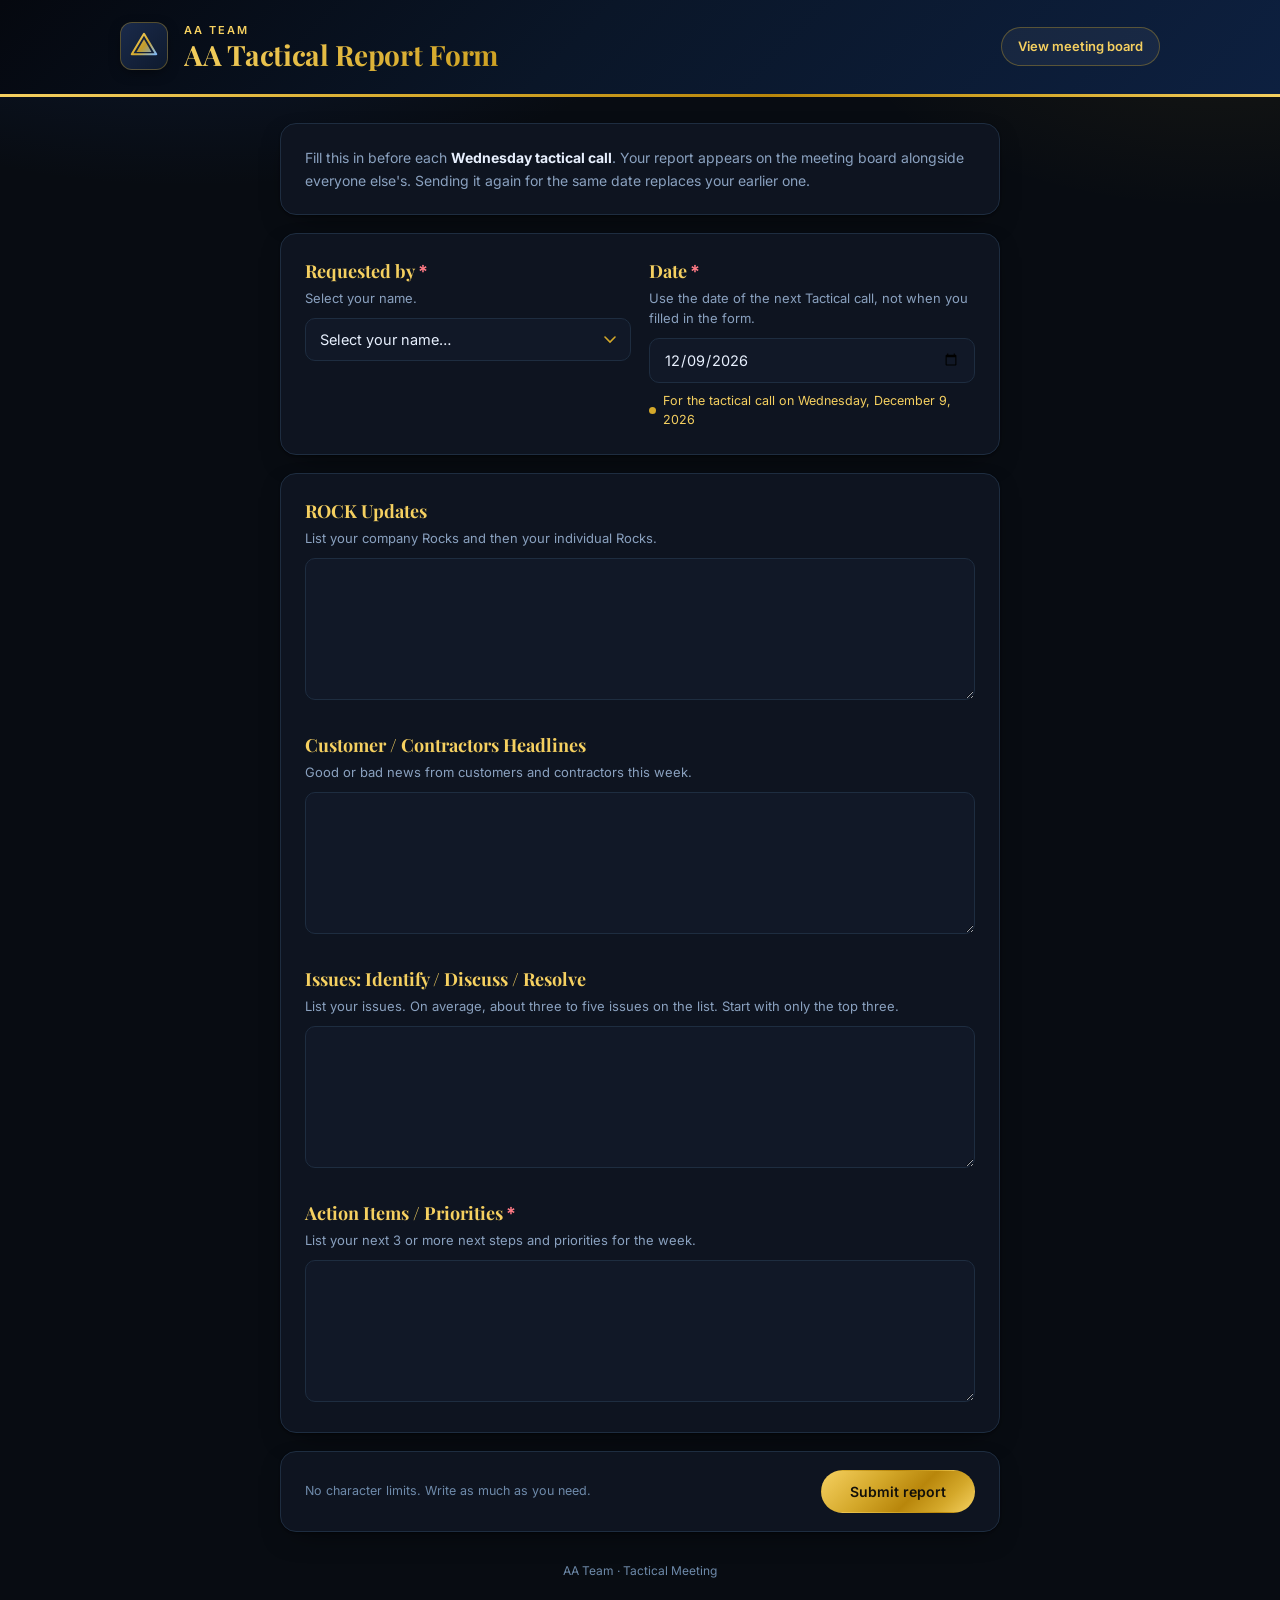
<file: tactical/index.html>
<!DOCTYPE html>
<html lang="en">
<head>
<meta charset="UTF-8">
<meta name="viewport" content="width=device-width,initial-scale=1">
<meta name="robots" content="noindex,nofollow">
<title>AA Tactical Report Form</title>
<link rel="icon" href="/og-image.png">
<link rel="preconnect" href="https://fonts.googleapis.com">
<link rel="preconnect" href="https://fonts.gstatic.com" crossorigin>
<link href="https://fonts.googleapis.com/css2?family=Inter:wght@400;500;600;700&family=Playfair+Display:wght@600;700&display=swap" rel="stylesheet">
<link rel="stylesheet" href="/tactical/aa.css">
<style>
  .intro{padding:22px 24px;margin-bottom:18px}
  .intro p{font-size:14px;color:var(--muted);line-height:1.65}
  .intro p b{color:var(--text)}

  .sec{padding:24px;margin-bottom:18px}
  .row{display:grid;grid-template-columns:1fr 1fr;gap:18px}
  @media(max-width:620px){.row{grid-template-columns:1fr}}

  .field{margin-bottom:26px}
  .field:last-child{margin-bottom:0}
  .lbl{display:block;font-family:var(--serif);font-size:18px;font-weight:700;color:var(--gold-light);margin-bottom:3px}
  .lbl .req{color:var(--rose);margin-left:3px;font-family:var(--sans)}
  .hint{font-size:13px;color:var(--muted);line-height:1.55;margin-bottom:10px}

  select,input[type=date],textarea{width:100%;padding:12px 14px;border-radius:var(--radius-sm);border:1px solid var(--line);
    background:var(--card2);font-size:14.5px;outline:none;transition:border-color .15s,box-shadow .15s}
  select:focus,input[type=date]:focus,textarea:focus{border-color:var(--gold);box-shadow:0 0 0 3px rgba(212,168,42,.18);background:var(--card)}
  textarea{line-height:1.6;resize:vertical;min-height:120px;overflow:hidden}
  select{appearance:none;cursor:pointer;padding-right:38px;
    background-image:url("data:image/svg+xml;utf8,<svg xmlns='http://www.w3.org/2000/svg' width='12' height='8'><path d='M1 1l5 5 5-5' stroke='%23d4a82a' stroke-width='1.6' fill='none' stroke-linecap='round'/></svg>");
    background-repeat:no-repeat;background-position:right 14px center}

  .weeknote{margin-top:9px;font-size:12.5px;color:var(--gold-light);display:flex;gap:7px;align-items:center}
  .weeknote::before{content:'';width:7px;height:7px;border-radius:50%;background:var(--gold);flex:none}

  #f-existing{margin-bottom:18px}
  #f-existing button{margin-left:6px;background:none;border:none;color:var(--gold-light);font-weight:600;text-decoration:underline;padding:0}

  .submit-bar{padding:18px 24px;display:flex;align-items:center;justify-content:space-between;gap:14px;flex-wrap:wrap}
  .submit-bar .meta{font-size:12.5px;color:var(--dim)}
  .submit-bar .btn{padding:12px 28px;font-size:14px}
  #f-status{margin-top:14px}

  .done{text-align:center;padding:48px 24px}
  .done-mark{width:62px;height:62px;border-radius:50%;background:var(--green-wash);color:var(--green);display:grid;place-items:center;
    margin:0 auto 18px;font-size:28px;border:1px solid rgba(38,166,154,.35)}
  .done h2{font-family:var(--serif);font-size:26px;color:var(--gold-light);margin-bottom:8px}
  .done p{color:var(--muted);font-size:14px;max-width:46ch;margin:0 auto 22px}
  .done .acts{display:flex;gap:10px;justify-content:center;flex-wrap:wrap}
</style>
</head>
<body>

<header class="mast">
  <div class="mast-in">
    <div class="logo" id="aa-logo"></div>
    <div class="mast-title">
      <div class="mast-kicker">AA Team</div>
      <h1>AA Tactical Report Form</h1>
    </div>
    <div class="mast-actions">
      <a class="btn btn-ghost" href="/tactical/board">View meeting board</a>
    </div>
  </div>
</header>

<main class="wrap narrow">

  <div id="view-form">
    <div class="card intro">
      <p>Fill this in before each <b>Wednesday tactical call</b>. Your report appears on the meeting board
         alongside everyone else's. Sending it again for the same date replaces your earlier one.</p>
    </div>

    <div class="card sec">
      <div class="row">
        <div class="field">
          <label class="lbl" for="f-person">Requested by<span class="req">*</span></label>
          <div class="hint">Select your name.</div>
          <select id="f-person"><option value="">Select your name&hellip;</option></select>
        </div>
        <div class="field">
          <label class="lbl" for="f-date">Date<span class="req">*</span></label>
          <div class="hint">Use the date of the next Tactical call, not when you filled in the form.</div>
          <input type="date" id="f-date">
          <div class="weeknote" id="f-weeknote"></div>
        </div>
      </div>
    </div>

    <div class="note info" id="f-existing"></div>

    <div class="card sec" id="f-sections"></div>

    <div class="card submit-bar">
      <span class="meta">No character limits. Write as much as you need.</span>
      <button class="btn btn-navy" id="f-submit" type="button">Submit report</button>
    </div>
    <div class="note" id="f-status"></div>
  </div>

  <div id="view-done" style="display:none">
    <div class="card done">
      <div class="done-mark">&#10003;</div>
      <h2>Report received</h2>
      <p id="done-msg"></p>
      <div class="acts">
        <a class="btn btn-navy" id="done-board" href="/tactical/board">See it on the board</a>
        <button class="btn btn-line" type="button" id="done-again">Submit another report</button>
      </div>
    </div>
  </div>

  <div class="foot">AA Team &middot; Tactical Meeting</div>
</main>

<script src="/qc-engine.js"></script>
<script src="/tactical/aa.js"></script>
<script>
var existingRec=null;

function weekOf(){return aaWeekOf(el('f-date').value);}

function sectionsEmpty(){
  return AA_SECTIONS.every(function(s){return !el('f-'+s.key).value.trim();});
}

function autosize(t){t.style.height='auto';t.style.height=Math.max(120,t.scrollHeight+2)+'px';}

function fill(rec){
  AA_SECTIONS.forEach(function(s){var t=el('f-'+s.key);t.value=(rec&&rec[s.key])||'';autosize(t);});
}

function status(msg,kind){
  var s=el('f-status');
  s.className='note'+(msg?' show '+(kind||'info'):'');
  s.textContent=msg||'';
}

function buildForm(){
  var sel=el('f-person');
  AA_PEOPLE.forEach(function(name){
    var o=document.createElement('option');o.value=name;o.textContent=name;sel.appendChild(o);
  });

  el('f-sections').innerHTML=AA_SECTIONS.map(function(s){
    return '<div class="field">'+
      '<label class="lbl" for="f-'+s.key+'">'+esc(s.label)+(s.required?'<span class="req">*</span>':'')+'</label>'+
      '<div class="hint">'+esc(s.hint)+'</div>'+
      '<textarea id="f-'+s.key+'" rows="5"></textarea>'+
    '</div>';
  }).join('');
  AA_SECTIONS.forEach(function(s){
    var t=el('f-'+s.key);
    t.addEventListener('input',function(){autosize(t);});
  });

  var q=new URLSearchParams(location.search);
  var person=q.get('person')||'';
  if(!person){ try{person=localStorage.getItem('aa-tactical-person')||'';}catch(e){} }
  if(AA_PEOPLE.indexOf(person)>=0) sel.value=person;
  el('f-date').value=aaWeekOf(q.get('week'))||aaNextCall();

  sel.addEventListener('change',checkExisting);
  el('f-date').addEventListener('change',function(){showWeek();checkExisting();});
  el('f-submit').addEventListener('click',submitForm);
  el('done-again').addEventListener('click',resetForm);
  showWeek();
  checkExisting();
}

function showWeek(){
  var w=weekOf(),n=el('f-weeknote');
  n.style.display=w?'flex':'none';
  if(!w) return;
  n.textContent=(w===el('f-date').value?'For the tactical call on ':'Counts toward the tactical call on ')+aaPrettyDate(w,true);
}

// If this person already filed for this Wednesday, say so, and load it when the boxes are empty.
async function checkExisting(){
  var box=el('f-existing'),person=el('f-person').value,w=weekOf();
  existingRec=null;
  box.className='note info';box.innerHTML='';
  if(!person||!w) return;
  var rec;
  try{rec=await aaFetchReport(person,w);}catch(e){return;}
  if(person!==el('f-person').value||w!==weekOf()) return;
  existingRec=rec;
  if(!rec) return;
  if(sectionsEmpty()){
    fill(rec);
    box.innerHTML='You\'re editing <b>'+esc(person)+'</b>\'s report for <b>'+esc(aaPrettyDate(w))+
      '</b>. Submitting saves your changes.';
  }else{
    box.innerHTML='<b>'+esc(person)+'</b> already has a report for <b>'+esc(aaPrettyDate(w))+
      '</b>. Submitting will replace it.<button type="button" id="f-load">Load the saved report</button>';
    el('f-load').addEventListener('click',function(){fill(existingRec);checkExisting();});
  }
  box.className='note info show';
}

async function submitForm(){
  var person=el('f-person').value,w=weekOf();
  if(!person){status('Select your name first.','err');el('f-person').focus();return;}
  if(!w){status('Pick the date of the tactical call.','err');el('f-date').focus();return;}

  var rec={person:person,week_of:w,row_date:el('f-date').value};
  for(var i=0;i<AA_SECTIONS.length;i++){
    var s=AA_SECTIONS[i],v=el('f-'+s.key).value.trim();
    if(s.required&&!v){status(s.label+' is required.','err');el('f-'+s.key).focus();return;}
    rec[s.key]=v;
  }

  el('f-submit').disabled=true;
  status('Sending…','info');
  try{
    var res=await aaSaveReport(rec);
    if(res.ok){
      try{localStorage.setItem('aa-tactical-person',person);}catch(e){}
      el('done-msg').textContent=person+', your report for the tactical call on '+aaPrettyDate(w,true)+' is on the board.';
      el('done-board').href=AA_BOARD_PATH+'?week='+w;
      el('view-form').style.display='none';
      el('view-done').style.display='block';
      status('');
      window.scrollTo(0,0);
    }else if(res.status===401||res.status===403||res.status===404){
      status('The form could not save. It may not be set up yet. Let leadership know.','err');
    }else{
      status('Submit failed ('+res.status+'). Try again in a moment.','err');
    }
  }catch(e){
    status('Could not reach the server. Check your connection and try again.','err');
  }
  el('f-submit').disabled=false;
}

function resetForm(){
  fill(null);
  el('f-person').value='';
  el('f-date').value=aaNextCall();
  history.replaceState(null,'',AA_FORM_PATH);
  showWeek();checkExisting();status('');
  el('view-done').style.display='none';
  el('view-form').style.display='block';
  window.scrollTo(0,0);
}

buildForm();
document.getElementById('aa-logo').innerHTML=AA_LOGO;
</script>
</body>
</html>
</file>
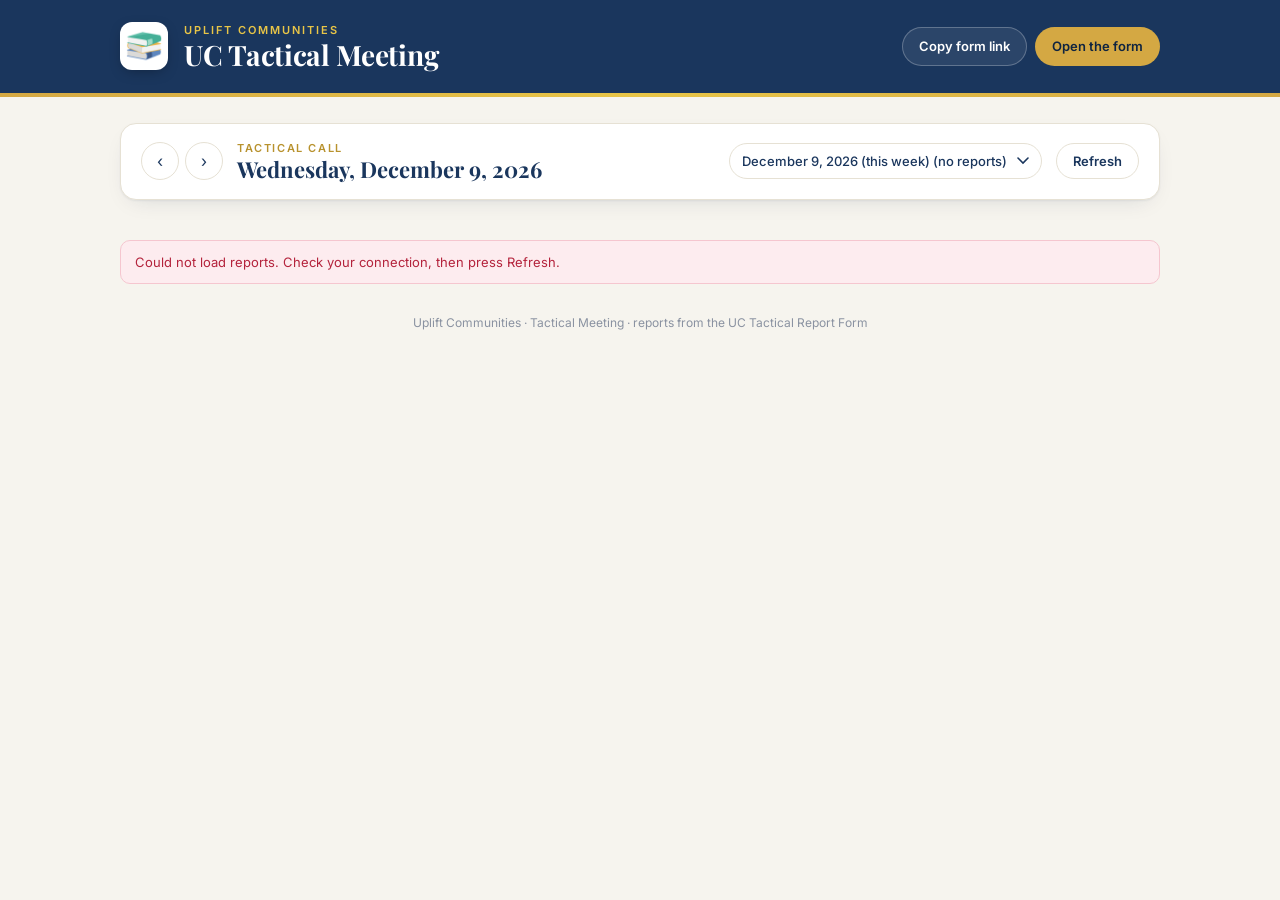
<file: uc-tactical/index.html>
<!DOCTYPE html>
<html lang="en">
<head>
<meta charset="UTF-8">
<meta name="viewport" content="width=device-width,initial-scale=1">
<meta name="robots" content="noindex,nofollow">
<title>UC Tactical Meeting</title>
<link rel="icon" href="/uc-tactical/uplift-logo.png">
<link rel="preconnect" href="https://fonts.googleapis.com">
<link rel="preconnect" href="https://fonts.gstatic.com" crossorigin>
<link href="https://fonts.googleapis.com/css2?family=Inter:wght@400;500;600;700&family=Playfair+Display:wght@600;700&display=swap" rel="stylesheet">
<link rel="stylesheet" href="/uc-tactical/uc.css">
<style>
  .weekbar{display:flex;align-items:center;gap:14px;flex-wrap:wrap;padding:16px 20px;margin-bottom:14px}
  .weeknav{display:flex;align-items:center;gap:6px}
  .icon-btn{width:38px;height:38px;border-radius:50%;border:1px solid var(--line);background:#fff;color:var(--navy);
    display:grid;place-items:center;font-size:16px}
  .icon-btn:hover{border-color:var(--navy)}
  .week-label{flex:1;min-width:200px}
  .week-label .k{font-size:11px;font-weight:600;letter-spacing:1.6px;text-transform:uppercase;color:var(--gold-dark)}
  .week-label .d{font-family:var(--serif);font-size:22px;font-weight:700;color:var(--navy);line-height:1.2}
  .weekbar select{padding:9px 34px 9px 12px;border-radius:999px;border:1px solid var(--line);background:#fff;
    font-size:13px;color:var(--navy);font-weight:500;appearance:none;cursor:pointer;
    background-image:url("data:image/svg+xml;utf8,<svg xmlns='http://www.w3.org/2000/svg' width='12' height='8'><path d='M1 1l5 5 5-5' stroke='%231a365d' stroke-width='1.6' fill='none' stroke-linecap='round'/></svg>");
    background-repeat:no-repeat;background-position:right 12px center}

  .roster{display:flex;gap:8px;flex-wrap:wrap;margin-bottom:26px;align-items:center}
  .roster .lead{font-size:13px;color:var(--muted);margin-right:4px}
  .chip{display:inline-flex;align-items:center;gap:7px;padding:5px 12px 5px 5px;border-radius:999px;font-size:13px;font-weight:500;
    background:#fff;border:1px solid var(--line)}
  .chip.in{border-color:#bfe6d4;background:var(--green-wash);color:var(--green)}
  .chip.out{color:var(--dim)}
  .chip .av{width:22px;height:22px;font-size:10.5px}

  .av{width:30px;height:30px;border-radius:50%;display:grid;place-items:center;color:#fff;font-weight:700;font-size:12.5px;flex:none}

  .section{margin-bottom:34px}
  .sec-head{display:flex;align-items:baseline;gap:12px;margin-bottom:14px;padding-bottom:10px;border-bottom:2px solid var(--line)}
  .sec-num{font-family:var(--serif);font-size:15px;font-weight:700;color:var(--navy-dark);background:var(--gold);
    width:30px;height:30px;border-radius:50%;display:grid;place-items:center;flex:none;transform:translateY(4px)}
  .sec-head h2{font-family:var(--serif);font-size:24px;font-weight:700;color:var(--navy);letter-spacing:-.2px}

  .grid{display:grid;grid-template-columns:repeat(auto-fill,minmax(300px,1fr));gap:14px}
  .entry{padding:16px 18px 18px;display:flex;flex-direction:column;border-top:3px solid var(--navy)}
  .entry-head{display:flex;align-items:center;gap:10px;margin-bottom:12px}
  .entry-name{font-weight:600;font-size:15px;flex:1}
  .entry-edit{font-size:12px;font-weight:600;color:var(--navy);text-decoration:none;border:1px solid var(--line);
    border-radius:999px;padding:4px 11px}
  .entry-edit:hover{border-color:var(--navy)}
  .entry-body{font-size:14px;line-height:1.65;white-space:pre-wrap;word-wrap:break-word;overflow-wrap:anywhere;color:var(--text)}
  .entry-body.empty{color:var(--dim);font-style:italic}
  .entry.missing{border-top-color:var(--line);background:#fbfaf6;box-shadow:none}
  .entry.missing .entry-name{color:var(--dim)}
  .entry-meta{margin-top:auto;padding-top:12px;font-size:11.5px;color:var(--dim)}

  .share{display:none;align-items:center;gap:10px;flex-wrap:wrap;padding:14px 18px;margin-bottom:14px;border-left:4px solid var(--gold)}
  .share.show{display:flex}
  .share .k{font-size:13px;font-weight:600;color:var(--navy)}
  .share input{flex:1;min-width:220px;padding:9px 12px;border-radius:var(--radius-sm);border:1px solid var(--line);
    background:#fdfcf9;font-size:13.5px;color:var(--text);outline:none}
  .share input:focus{border-color:var(--navy)}
  .share .msg{font-size:12.5px;color:var(--green);font-weight:600}
  .share .msg.warn{color:var(--muted);font-weight:500}


  .grid{align-items:start}
  .entry.can-open{cursor:zoom-in;transition:transform .12s,box-shadow .12s,border-color .12s}
  .entry.can-open:hover{transform:translateY(-2px);box-shadow:0 14px 34px -14px rgba(0,0,0,.45);border-color:var(--gold)}
  .entry.can-open:focus-visible{outline:3px solid var(--gold);outline-offset:3px}
  .entry-open{font-size:11.5px;color:var(--dim);margin-top:6px}

  /* ── Full-screen reading view for screen sharing ── */
  body.presenting{overflow:hidden}
  .present{position:fixed;inset:0;z-index:40;display:none;flex-direction:column;background:var(--bg)}
  .present.show{display:flex}
  .pr-top{display:flex;align-items:center;gap:14px;padding:14px 22px;background:var(--navy);color:#fff;flex-wrap:wrap;
    border-bottom:3px solid var(--gold)}
  .pr-sec{font-size:12px;font-weight:600;letter-spacing:1.8px;text-transform:uppercase;color:var(--gold-light)}
  .pr-who{display:flex;align-items:center;gap:12px;flex:1;min-width:220px}
  .pr-who .av{width:44px;height:44px;font-size:18px;box-shadow:0 0 0 2px rgba(255,255,255,.85)}
  .pr-name{font-family:var(--serif);font-size:30px;font-weight:700;line-height:1.1;color:#fff}
  .pr-count{font-size:13px;color:rgba(255,255,255,.75)}
  .pr-btns{display:flex;gap:8px;flex-wrap:wrap}
  .pr-btn{border-radius:999px;padding:9px 16px;font-size:13px;font-weight:600;border:1px solid rgba(255,255,255,.3);
    background:rgba(255,255,255,.08);color:#fff}
  .pr-btn:hover{background:rgba(255,255,255,.18)}
  .pr-btn:disabled{opacity:.35;cursor:default}
  .pr-body{flex:1;overflow:auto;padding:4vh 6vw 6vh}
  .pr-text{max-width:1100px;margin:0 auto;white-space:pre-wrap;overflow-wrap:anywhere;color:var(--text);
    font-size:clamp(20px,2.3vw,34px);line-height:1.6}
  .pr-foot{text-align:center;font-size:12px;color:var(--dim);padding:10px;border-top:1px solid var(--line)}
  @media(max-width:560px){.pr-name{font-size:23px}.pr-body{padding:24px 18px}}

  .state{padding:40px 24px;text-align:center;color:var(--muted);font-size:14px}
  #b-error{margin-bottom:16px}
</style>
</head>
<body>

<header class="mast">
  <div class="mast-in">
    <div class="logo"><img src="/uc-tactical/uplift-logo.png" alt="Uplift Communities"></div>
    <div class="mast-title">
      <div class="mast-kicker">Uplift Communities</div>
      <h1>UC Tactical Meeting</h1>
    </div>
    <div class="mast-actions">
      <button class="btn btn-ghost" type="button" id="b-copy">Copy form link</button>
      <a class="btn btn-gold" href="/uc-tactical/form" id="b-form">Open the form</a>
    </div>
  </div>
</header>

<main class="wrap">
  <div class="card share" id="b-share">
    <span class="k">UC Tactical Report Form link</span>
    <input type="text" id="b-share-link" readonly aria-label="Form link">
    <button class="btn btn-navy" type="button" id="b-share-copy">Copy</button>
    <span class="msg" id="b-share-msg"></span>
  </div>

  <div class="card weekbar">
    <div class="weeknav">
      <button class="icon-btn" type="button" id="b-prev" title="Previous Wednesday" aria-label="Previous Wednesday">&#8249;</button>
      <button class="icon-btn" type="button" id="b-next" title="Next Wednesday" aria-label="Next Wednesday">&#8250;</button>
    </div>
    <div class="week-label">
      <div class="k">Tactical call</div>
      <div class="d" id="b-date"></div>
    </div>
    <select id="b-weeks" aria-label="Jump to a meeting"></select>
    <button class="btn btn-line" type="button" id="b-refresh">Refresh</button>
  </div>

  <div class="roster" id="b-roster"></div>
  <div class="note err" id="b-error"></div>
  <div id="b-board"><div class="card state">Loading reports&hellip;</div></div>

  <div class="foot">Uplift Communities &middot; Tactical Meeting &middot; reports from the UC Tactical Report Form</div>
</main>

<div class="present" id="pr" role="dialog" aria-modal="true" aria-label="Report, full screen">
  <div class="pr-top">
    <div class="pr-who"><span id="pr-av"></span>
      <div><div class="pr-sec" id="pr-sec"></div><div class="pr-name" id="pr-name"></div></div>
    </div>
    <span class="pr-count" id="pr-count"></span>
    <div class="pr-btns">
      <button class="pr-btn" type="button" id="pr-prev">&#8592; Previous</button>
      <button class="pr-btn" type="button" id="pr-next">Next &#8594;</button>
      <button class="pr-btn" type="button" id="pr-full">Full screen</button>
      <button class="pr-btn" type="button" id="pr-close">Close &#10005;</button>
    </div>
  </div>
  <div class="pr-body" id="pr-body"><div class="pr-text" id="pr-text"></div></div>
  <div class="pr-foot">&#8592; &#8594; to move between reports &middot; F for full screen &middot; Esc to close</div>
</div>

<div class="toast" id="toast"></div>

<script src="/uc-tactical/uc.js"></script>
<script>
var AV_COLORS=['#1a365d','#b8922e','#2563eb','#0f7a55','#7a3e9d','#b4233c','#0e7490','#5b6474'];
var week=ucWednesdayOf(new URLSearchParams(location.search).get('week'))||ucWednesdayOf(todayISO());
var knownWeeks=[];

function avatar(name){
  var i=UC_PEOPLE.indexOf(name);
  if(i<0){i=0;for(var c=0;c<name.length;c++) i+=name.charCodeAt(c);}
  return '<span class="av" style="background:'+AV_COLORS[i%AV_COLORS.length]+'">'+esc(name.charAt(0).toUpperCase())+'</span>';
}

function toast(msg){
  var t=el('toast');t.textContent=msg;t.classList.add('show');
  clearTimeout(toast._t);toast._t=setTimeout(function(){t.classList.remove('show');},1800);
}

function formHref(person){
  return UC_FORM_PATH+'?person='+encodeURIComponent(person)+'&week='+week;
}

function stamp(rec){
  var d=new Date(rec.updated_at||rec.created_at);
  if(isNaN(d)) return '';
  var edited=rec.updated_at&&rec.created_at&&(new Date(rec.updated_at)-new Date(rec.created_at)>60000);
  return (edited?'Updated ':'Submitted ')+d.toLocaleDateString('en-US',{month:'short',day:'numeric'})+', '+
         d.toLocaleTimeString('en-US',{hour:'numeric',minute:'2-digit'});
}

function renderWeekPicker(){
  var weeks=knownWeeks.slice(),cur=ucWednesdayOf(todayISO());
  if(weeks.indexOf(cur)<0) weeks.push(cur);
  if(weeks.indexOf(week)<0) weeks.push(week);
  weeks.sort().reverse();
  el('b-weeks').innerHTML=weeks.map(function(w){
    var has=knownWeeks.indexOf(w)>=0;
    return '<option value="'+w+'"'+(w===week?' selected':'')+'>'+
      esc(ucPrettyDate(w))+(w===cur?' (this week)':'')+(has?'':' (no reports)')+'</option>';
  }).join('');
}

function render(rows){
  var byPerson={};
  rows.forEach(function(r){byPerson[r.person]=r;});
  // Everyone on the roster, plus anyone who filed but has since left the list.
  var people=UC_PEOPLE.slice();
  rows.forEach(function(r){ if(people.indexOf(r.person)<0) people.push(r.person); });

  var inCount=people.filter(function(p){return byPerson[p];}).length;
  el('b-roster').innerHTML='<span class="lead">'+inCount+' of '+people.length+' reports in</span>'+
    people.map(function(p){
      return '<span class="chip '+(byPerson[p]?'in':'out')+'">'+avatar(p)+esc(p)+(byPerson[p]?' &#10003;':'')+'</span>';
    }).join('');

  SLIDES=[];
  el('b-board').innerHTML=UC_SECTIONS.map(function(s,i){
    return '<section class="section">'+
      '<div class="sec-head"><span class="sec-num">'+(i+1)+'</span><h2>'+esc(s.short)+'</h2></div>'+
      '<div class="grid">'+people.map(function(p){
        var r=byPerson[p];
        if(!r){
          return '<div class="card entry missing"><div class="entry-head">'+avatar(p)+
            '<span class="entry-name">'+esc(p)+'</span>'+
            '<a class="entry-edit" href="'+formHref(p)+'">Add report</a></div>'+
            '<div class="entry-body empty">No report yet</div></div>';
        }
        var txt=(r[s.key]||'').trim();
        var open='';
        if(txt){
          SLIDES.push({section:s.short,secNum:i+1,person:p,text:txt});
          open=' can-open" tabindex="0" role="button" title="Open full screen" data-slide="'+(SLIDES.length-1);
        }
        return '<div class="card entry'+open+'"><div class="entry-head">'+avatar(p)+
          '<span class="entry-name">'+esc(p)+'</span>'+
          '<a class="entry-edit" href="'+formHref(p)+'">Edit</a></div>'+
          '<div class="entry-body'+(txt?'':' empty')+'">'+(txt?esc(txt):'Nothing added for this section')+'</div>'+
          '<div class="entry-meta">'+esc(stamp(r))+(txt?' &middot; click to read full screen':'')+'</div></div>';
      }).join('')+'</div></section>';
  }).join('');
}

async function load(){
  el('b-date').textContent=ucPrettyDate(week,true);
  el('b-form').href=UC_FORM_PATH+'?week='+week;
  history.replaceState(null,'',UC_BOARD_PATH+'?week='+week);
  renderWeekPicker();
  var err=el('b-error');err.className='note err';
  try{
    var results=await Promise.all([ucFetchWeek(week),ucFetchWeeks()]);
    knownWeeks=results[1];
    renderWeekPicker();
    render(results[0]);
  }catch(e){
    err.textContent='Could not load reports. Check your connection, then press Refresh.';
    err.className='note err show';
    el('b-board').innerHTML='';
  }
}

function go(w){week=w;load();}

el('b-prev').addEventListener('click',function(){go(ucAddDays(week,-7));});
el('b-next').addEventListener('click',function(){go(ucAddDays(week,7));});
el('b-weeks').addEventListener('change',function(){go(this.value);});
el('b-refresh').addEventListener('click',function(){load().then(function(){toast('Board refreshed');});});
// Some browsers refuse the clipboard API, and some in-app browsers silently
// swallow window.prompt. So: try the API, then the older selection copy, and
// always show the link on the page so it can be copied by hand.
function copyText(text,input){
  function legacy(){
    input.focus();input.select();input.setSelectionRange(0,text.length);
    var ok=false;
    try{ok=document.execCommand('copy');}catch(e){}
    return ok;
  }
  if(navigator.clipboard&&window.isSecureContext){
    return navigator.clipboard.writeText(text).then(function(){return true;},function(){return legacy();});
  }
  return Promise.resolve(legacy());
}

function shareLink(){
  var link=ucFormLink(),input=el('b-share-link'),msg=el('b-share-msg');
  input.value=link;
  el('b-share').classList.add('show');
  copyText(link,input).then(function(ok){
    input.select();
    msg.className='msg'+(ok?'':' warn');
    msg.textContent=ok?'Copied':'Press '+(/Mac|iPhone|iPad/.test(navigator.platform)?'⌘':'Ctrl')+'+C to copy';
    if(ok) toast('Form link copied');
  });
}

el('b-copy').addEventListener('click',shareLink);
el('b-share-copy').addEventListener('click',shareLink);
el('b-share-link').addEventListener('focus',function(){this.select();});
document.addEventListener('visibilitychange',function(){ if(!document.hidden&&slideAt<0) load(); });
// ── Full-screen reading view ──
// Every filled-in box, in meeting order: each section, then each person.
var SLIDES=[],slideAt=-1;

function openSlide(i){
  if(i<0||i>=SLIDES.length) return;
  slideAt=i;
  var s=SLIDES[i];
  el('pr-av').innerHTML=avatar(s.person);
  el('pr-sec').textContent=(s.secNum)+'. '+s.section;
  el('pr-name').textContent=s.person;
  el('pr-text').textContent=s.text;
  el('pr-count').textContent=(i+1)+' of '+SLIDES.length;
  el('pr-prev').disabled=i===0;
  el('pr-next').disabled=i===SLIDES.length-1;
  el('pr').classList.add('show');
  document.body.classList.add('presenting');
  el('pr-body').scrollTop=0;
}

function closeSlide(){
  slideAt=-1;
  el('pr').classList.remove('show');
  document.body.classList.remove('presenting');
  if(document.fullscreenElement&&document.exitFullscreen) document.exitFullscreen().catch(function(){});
}

function toggleFull(){
  if(document.fullscreenElement){ document.exitFullscreen().catch(function(){}); return; }
  var r=document.documentElement;
  if(r.requestFullscreen) r.requestFullscreen().catch(function(){ toast('Full screen is blocked here. Use your browser’s full-screen instead.'); });
}

el('b-board').addEventListener('click',function(e){
  if(e.target.closest('a')) return;
  var card=e.target.closest('[data-slide]');
  if(card) openSlide(+card.getAttribute('data-slide'));
});
el('b-board').addEventListener('keydown',function(e){
  var card=e.target.closest('[data-slide]');
  if(card&&(e.key==='Enter'||e.key===' ')){ e.preventDefault(); openSlide(+card.getAttribute('data-slide')); }
});
el('pr-prev').addEventListener('click',function(){openSlide(slideAt-1);});
el('pr-next').addEventListener('click',function(){openSlide(slideAt+1);});
el('pr-close').addEventListener('click',closeSlide);
el('pr-full').addEventListener('click',toggleFull);
document.addEventListener('fullscreenchange',function(){
  el('pr-full').textContent=document.fullscreenElement?'Exit full screen':'Full screen';
});
document.addEventListener('keydown',function(e){
  if(slideAt<0) return;
  if(e.key==='Escape'&&!document.fullscreenElement) closeSlide();
  else if(e.key==='ArrowRight'||e.key==='PageDown'){ e.preventDefault(); openSlide(slideAt+1); }
  else if(e.key==='ArrowLeft'||e.key==='PageUp'){ e.preventDefault(); openSlide(slideAt-1); }
  else if(e.key==='f'||e.key==='F') toggleFull();
});


load();
</script>
</body>
</html>
</file>
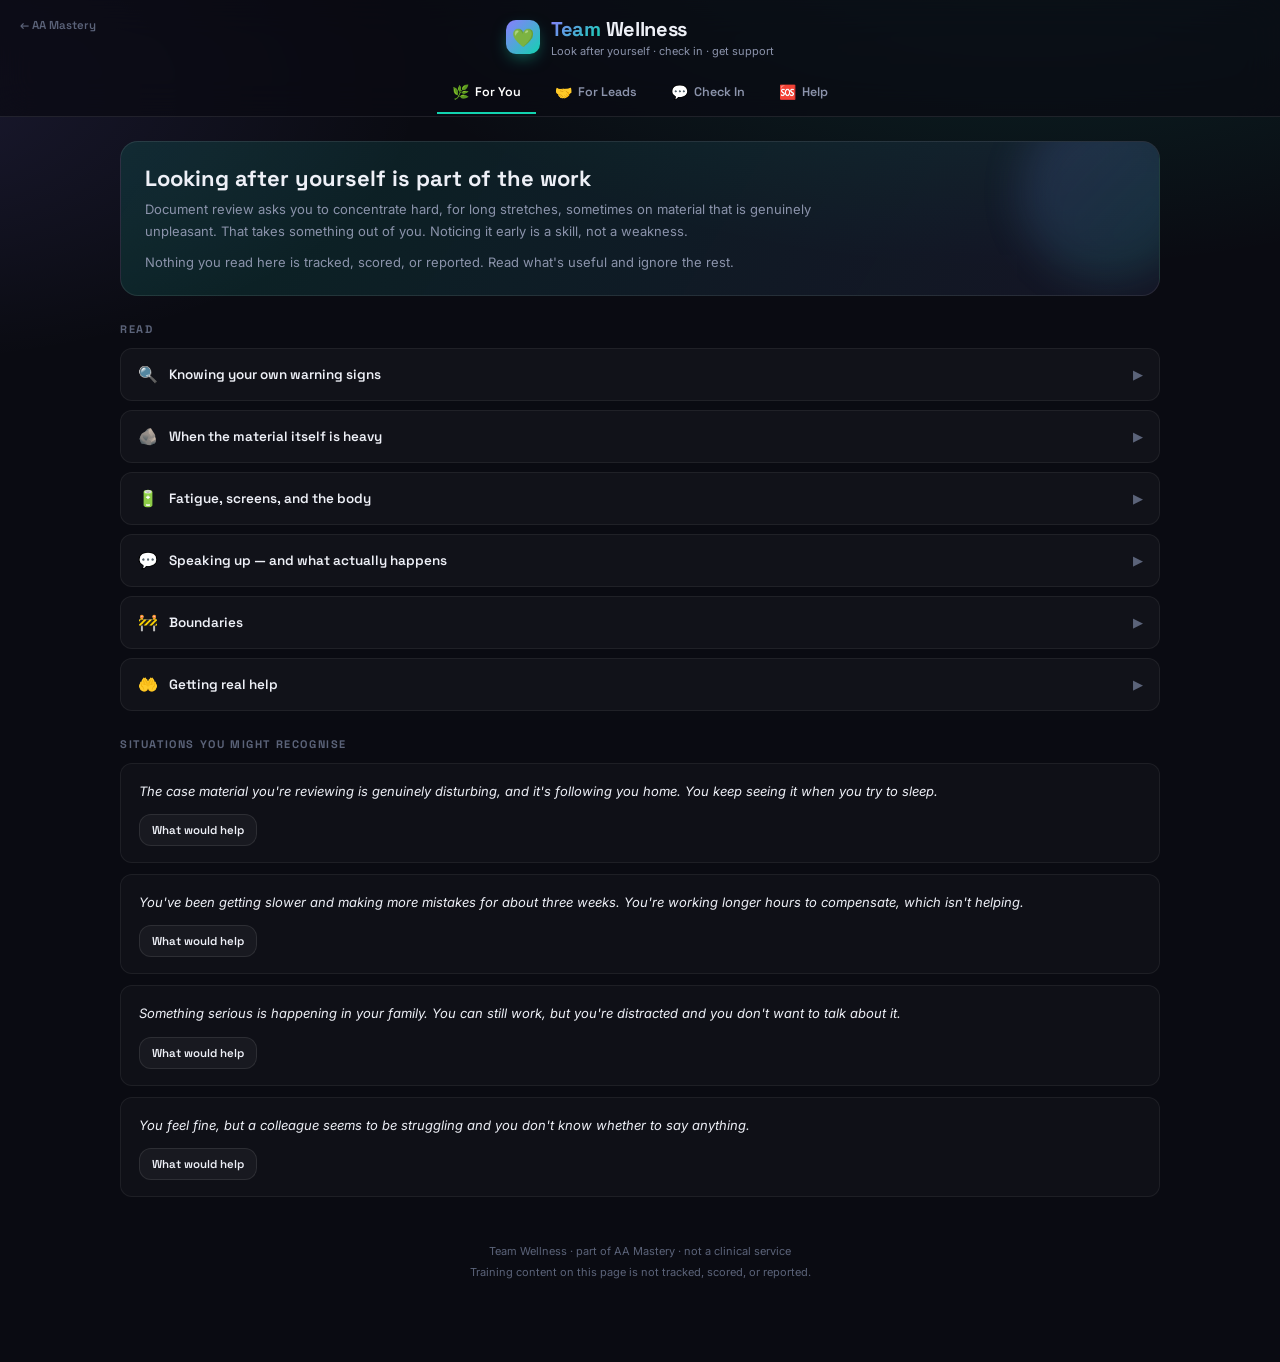
<file: wellness/index.html>
<!DOCTYPE html>
<html lang="en">
<head>
<meta charset="UTF-8">
<meta name="viewport" content="width=device-width, initial-scale=1.0">
<title>Team Wellness</title>
<meta name="description" content="Look after yourself · check in · get support — AA Team wellness and mental health resources.">

<!-- Link previews (Slack, WhatsApp, LinkedIn, iMessage, Teams).
     og-image.png is generated from og-source.html in this folder — open it at
     1200x630 and screenshot to regenerate. Absolute URLs are required: link
     unfurlers do not resolve relative paths. -->
<meta property="og:type" content="website">
<meta property="og:url" content="https://aa-mastery.vercel.app/wellness/">
<meta property="og:site_name" content="AA Team Mastery">
<meta property="og:title" content="Team Wellness">
<meta property="og:description" content="Spotting burnout early, supporting each other well, and a quiet way to say you're not at 100% today.">
<meta property="og:image" content="https://aa-mastery.vercel.app/wellness/og-image.png">
<meta property="og:image:secure_url" content="https://aa-mastery.vercel.app/wellness/og-image.png">
<meta property="og:image:type" content="image/png">
<meta property="og:image:width" content="1200">
<meta property="og:image:height" content="630">
<meta property="og:image:alt" content="Team Wellness — look after yourself, check in, get support">
<meta name="twitter:card" content="summary_large_image">
<meta name="twitter:url" content="https://aa-mastery.vercel.app/wellness/">
<meta name="twitter:title" content="Team Wellness">
<meta name="twitter:description" content="Spotting burnout early, supporting each other well, and a quiet way to say you're not at 100% today.">
<meta name="twitter:image" content="https://aa-mastery.vercel.app/wellness/og-image.png">
<meta name="twitter:image:alt" content="Team Wellness — look after yourself, check in, get support">
<meta name="theme-color" content="#0a0b12">

<link rel="preconnect" href="https://fonts.googleapis.com">
<link rel="preconnect" href="https://fonts.gstatic.com" crossorigin>
<link href="https://fonts.googleapis.com/css2?family=Inter:wght@400;500;600;700;800&family=Space+Grotesk:wght@500;600;700&display=swap" rel="stylesheet">
<style>
  :root{
    --bg:#0a0b12; --bg2:#0f1120; --panel:#12142440; --panel2:#171a2e;
    --line:rgba(255,255,255,0.09); --line2:rgba(255,255,255,0.06);
    --text:#eef0f7; --muted:#8b93ab; --dim:#5b6379;
    --violet:#8b7cff; --violet2:#6d5bf0; --teal:#12d3b0; --cyan:#33c9ff; --amber:#f6b23a; --rose:#f2506e; --green:#37d99a;
    --grad:linear-gradient(135deg,#8b7cff,#12d3b0);
    --grad2:linear-gradient(135deg,#6d5bf0 0%,#33c9ff 100%);
    --radius:18px; --radius-sm:12px;
    --shadow:0 10px 40px -12px rgba(0,0,0,0.6);
  }
  *{box-sizing:border-box;margin:0;padding:0}
  html{scroll-behavior:smooth}
  body{font-family:'Inter',system-ui,sans-serif;background:var(--bg);color:var(--text);min-height:100vh;overflow-x:hidden;
    background-image:radial-gradient(1200px 600px at 80% -10%,rgba(18,211,176,0.15),transparent 60%),radial-gradient(1000px 500px at -10% 10%,rgba(139,124,255,0.13),transparent 55%);background-attachment:fixed}
  button{font-family:inherit;cursor:pointer;color:inherit}
  a{color:var(--cyan);text-decoration:none}
  a:hover{text-decoration:underline}
  ::-webkit-scrollbar{height:9px;width:9px}::-webkit-scrollbar-thumb{background:rgba(255,255,255,0.13);border-radius:9px}::-webkit-scrollbar-track{background:transparent}

  /* Header + nav */
  .topbar{position:sticky;top:0;z-index:60;backdrop-filter:blur(18px);background:rgba(10,11,18,0.72);border-bottom:1px solid var(--line)}
  .topbar-inner{max-width:1080px;margin:0 auto;padding:16px 20px 0;display:flex;flex-direction:column;align-items:center}
  .brand{display:flex;align-items:center;gap:11px}
  .brand-logo{width:34px;height:34px;border-radius:10px;background:var(--grad);display:flex;align-items:center;justify-content:center;font-size:18px;box-shadow:0 6px 18px -6px rgba(18,211,176,0.7)}
  .brand-name{font-family:'Space Grotesk',sans-serif;font-size:20px;font-weight:700;letter-spacing:-0.3px}
  .brand-name .g{background:var(--grad);-webkit-background-clip:text;background-clip:text;-webkit-text-fill-color:transparent}
  .brand-sub{font-size:11px;color:var(--muted);margin-top:2px;text-align:center}
  .nav{display:flex;gap:4px;margin-top:14px;overflow-x:auto;max-width:100%;padding-bottom:2px}
  .nav-btn{border:none;background:none;padding:11px 15px;font-family:'Space Grotesk',sans-serif;font-size:12.5px;font-weight:600;color:var(--muted);border-bottom:2px solid transparent;transition:color .18s,border-color .18s;white-space:nowrap;display:flex;align-items:center;gap:6px}
  .nav-btn:hover{color:var(--text)}
  .nav-btn.active{color:#fff;border-bottom-color:var(--teal)}
  .nav-btn .em{font-size:14px}
  .back-link{position:absolute;left:20px;top:18px;font-size:11.5px;color:var(--dim);font-family:'Space Grotesk',sans-serif;font-weight:600}
  .back-link:hover{color:var(--text);text-decoration:none}

  .wrap{max-width:1080px;margin:0 auto;padding:24px 20px 80px}
  .hidden{display:none!important}

  .hero{border-radius:var(--radius);padding:22px 24px;margin-bottom:22px;position:relative;overflow:hidden;border:1px solid var(--line);
    background:linear-gradient(120deg,rgba(18,211,176,0.13),rgba(139,124,255,0.08))}
  .hero::after{content:'';position:absolute;right:-40px;top:-40px;width:180px;height:180px;border-radius:50%;background:var(--grad);opacity:.15;filter:blur(20px)}
  .hero h1{font-family:'Space Grotesk',sans-serif;font-size:22px;font-weight:700;margin-bottom:6px;position:relative}
  .hero p{font-size:13px;color:var(--muted);line-height:1.7;max-width:680px;position:relative}
  .hero p + p{margin-top:9px}

  .card{background:rgba(255,255,255,0.035);border:1px solid var(--line2);border-radius:var(--radius);backdrop-filter:blur(6px);box-shadow:var(--shadow)}
  .card-pad{padding:20px}
  .card-title{font-family:'Space Grotesk',sans-serif;font-size:14px;font-weight:700;margin-bottom:5px}
  .card-hint{font-size:12.5px;color:var(--muted);line-height:1.6;margin-bottom:16px}
  .mb{margin-bottom:16px}
  .row{display:flex;gap:10px;flex-wrap:wrap;align-items:center}
  .divider{height:1px;background:var(--line2);margin:16px 0}
  .field-label{font-size:10px;font-family:'Space Grotesk',sans-serif;font-weight:700;letter-spacing:1.6px;text-transform:uppercase;color:var(--dim);margin-bottom:10px}
  .section-head{font-family:'Space Grotesk',sans-serif;font-size:11px;font-weight:700;letter-spacing:1.6px;text-transform:uppercase;color:var(--dim);margin:26px 0 12px}

  input[type=text],input[type=email],input[type=password],input[type=number],textarea,select{width:100%;padding:12px 14px;border-radius:var(--radius-sm);border:1px solid var(--line);background:rgba(255,255,255,0.04);color:var(--text);font-size:13.5px;outline:none;transition:border-color .2s,box-shadow .2s;font-family:inherit}
  textarea{resize:vertical;min-height:90px;line-height:1.6}
  input:focus,textarea:focus,select:focus{border-color:var(--teal);box-shadow:0 0 0 3px rgba(18,211,176,0.15)}
  .btn{border:1px solid var(--line);background:rgba(255,255,255,0.04);color:var(--text);border-radius:var(--radius-sm);padding:11px 17px;font-family:'Space Grotesk',sans-serif;font-size:12.5px;font-weight:600;transition:all .18s;white-space:nowrap}
  .btn:hover{border-color:var(--teal);transform:translateY(-1px)}
  .btn.primary{background:linear-gradient(135deg,#0c9d7f,#12d3b0);border:none;color:#042;box-shadow:0 8px 20px -8px rgba(18,211,176,0.8)}
  .btn.violet{background:var(--grad2);border:none;color:#fff;box-shadow:0 8px 20px -8px rgba(109,91,240,0.8)}
  .btn.ghost{background:none}
  .btn.sm{padding:8px 12px;font-size:11.5px}
  .btn:disabled{opacity:.4;cursor:not-allowed;transform:none}
  .empty{text-align:center;padding:34px 20px;color:var(--muted);font-size:13px;line-height:1.7;border:1px dashed var(--line);border-radius:var(--radius)}

  .banner{border-radius:var(--radius-sm);padding:13px 16px;font-size:12.5px;line-height:1.65;margin-bottom:16px;display:flex;gap:10px;align-items:flex-start;background:rgba(246,178,58,0.08);border:1px solid rgba(246,178,58,0.25)}
  .banner b{color:var(--amber)}
  .banner.good{background:rgba(55,217,154,0.08);border-color:rgba(55,217,154,0.28)}.banner.good b{color:var(--green)}
  .banner.bad{background:rgba(242,80,110,0.08);border-color:rgba(242,80,110,0.28)}.banner.bad b{color:var(--rose)}

  /* Accordion */
  .acc{border:1px solid var(--line2);border-radius:var(--radius-sm);margin-bottom:9px;background:rgba(255,255,255,0.03);overflow:hidden}
  .acc-head{width:100%;text-align:left;padding:15px 17px;display:flex;align-items:center;gap:11px;background:none;border:none;font-size:13.5px;font-weight:600;font-family:'Space Grotesk',sans-serif;transition:background .15s}
  .acc-head:hover{background:rgba(255,255,255,0.03)}
  .acc-head .ico{font-size:16px;flex-shrink:0}
  .acc-head .caret{margin-left:auto;color:var(--dim);font-size:12px;transition:transform .2s;flex-shrink:0}
  .acc.open .acc-head .caret{transform:rotate(90deg)}
  .acc-body{display:none;padding:2px 18px 18px;font-size:13px;line-height:1.75;color:var(--muted)}
  .acc.open .acc-body{display:block}
  .acc-body p{margin-bottom:11px}
  .acc-body strong{color:var(--text);font-weight:600}
  .acc-body ul{margin:0 0 12px 18px}
  .acc-body li{margin-bottom:7px}
  .acc-body .callout{border-left:3px solid var(--teal);background:rgba(18,211,176,0.06);padding:11px 14px;border-radius:0 8px 8px 0;margin:12px 0;color:var(--text);font-size:12.5px}
  .acc-body .callout.warn{border-left-color:var(--amber);background:rgba(246,178,58,0.07)}
  .say{border:1px solid var(--line2);border-radius:10px;padding:11px 14px;margin:8px 0;font-size:12.5px;line-height:1.65}
  .say.do{background:rgba(55,217,154,0.06);border-color:rgba(55,217,154,0.22)}
  .say.dont{background:rgba(242,80,110,0.06);border-color:rgba(242,80,110,0.22)}
  .say .tag{display:block;font-family:'Space Grotesk',sans-serif;font-size:9.5px;font-weight:700;letter-spacing:1.2px;text-transform:uppercase;margin-bottom:5px}
  .say.do .tag{color:var(--green)} .say.dont .tag{color:var(--rose)}

  /* Scenarios */
  .scen{border:1px solid var(--line2);border-radius:var(--radius-sm);padding:16px 18px;margin-bottom:11px;background:rgba(255,255,255,0.025)}
  .scen-q{font-size:13px;line-height:1.7;font-style:italic;color:var(--text);margin-bottom:12px}
  .scen-a{display:none;font-size:12.5px;line-height:1.75;color:var(--muted);border-top:1px solid var(--line2);padding-top:12px}
  .scen.open .scen-a{display:block}
  .scen-a strong{color:var(--text)}

  /* Check-in form */
  .opt-grid{display:grid;grid-template-columns:repeat(auto-fit,minmax(160px,1fr));gap:9px;margin-bottom:6px}
  .opt{border:1px solid var(--line);background:rgba(255,255,255,0.03);border-radius:var(--radius-sm);padding:13px 15px;text-align:left;transition:all .16s}
  .opt:hover{border-color:rgba(18,211,176,0.5)}
  .opt.active{border-color:var(--teal);background:rgba(18,211,176,0.1)}
  .opt b{display:block;font-family:'Space Grotesk',sans-serif;font-size:12.5px;font-weight:700;margin-bottom:3px}
  .opt span{font-size:11px;color:var(--muted);line-height:1.5;display:block}
  .optional-tag{font-size:10px;font-weight:600;color:var(--dim);letter-spacing:.4px;text-transform:uppercase;margin-left:6px}
  .char-count{font-size:11px;color:var(--dim);text-align:right;margin-top:5px}

  /* Flags inbox */
  .flag{border:1px solid var(--line2);border-radius:var(--radius-sm);padding:15px 17px;margin-bottom:10px;background:rgba(255,255,255,0.03)}
  .flag.unack{border-left:3px solid var(--amber)}
  .flag-top{display:flex;align-items:center;gap:9px;flex-wrap:wrap;margin-bottom:8px}
  .flag-who{font-family:'Space Grotesk',sans-serif;font-size:13.5px;font-weight:700}
  .flag-when{font-size:11px;color:var(--dim);margin-left:auto}
  .tagpill{font-size:10px;font-weight:700;font-family:'Space Grotesk',sans-serif;letter-spacing:.5px;text-transform:uppercase;padding:3px 9px;border-radius:20px}
  .t-unwell{background:rgba(51,201,255,0.15);color:var(--cyan)}
  .t-low{background:rgba(139,124,255,0.16);color:var(--violet)}
  .t-personal{background:rgba(246,178,58,0.15);color:var(--amber)}
  .t-other{background:rgba(255,255,255,0.08);color:var(--muted)}
  .c-full{background:rgba(55,217,154,0.14);color:var(--green)}
  .c-reduced{background:rgba(246,178,58,0.15);color:var(--amber)}
  .c-none{background:rgba(242,80,110,0.15);color:var(--rose)}
  .flag-note{font-size:12.5px;line-height:1.7;color:var(--muted);background:rgba(0,0,0,0.22);border-radius:9px;padding:11px 13px;margin:9px 0;white-space:pre-wrap;word-break:break-word}
  .flag-meta{font-size:11.5px;color:var(--dim);margin-top:7px}
  .flag-acked{font-size:11.5px;color:var(--green);margin-top:8px}

  /* Help */
  .res{border:1px solid var(--line2);border-radius:var(--radius-sm);padding:16px 18px;margin-bottom:11px;background:rgba(255,255,255,0.03)}
  .res.primary{border-color:rgba(18,211,176,0.4);background:rgba(18,211,176,0.06)}
  .res-name{font-family:'Space Grotesk',sans-serif;font-size:14px;font-weight:700;margin-bottom:4px}
  .res-num{font-family:'Space Grotesk',sans-serif;font-size:26px;font-weight:700;background:var(--grad);-webkit-background-clip:text;background-clip:text;-webkit-text-fill-color:transparent;line-height:1.15;margin:6px 0}
  .res-desc{font-size:12.5px;color:var(--muted);line-height:1.7}
  .res-desc strong{color:var(--text)}

  .footer{margin-top:44px;text-align:center;font-size:11px;color:var(--dim);line-height:1.9}

  @media(max-width:560px){
    .hero h1{font-size:19px}
    .topbar-inner{padding:14px 14px 0}
    .back-link{position:static;align-self:flex-start;margin-bottom:8px}
    .wrap{padding:20px 14px 70px}
    .opt-grid{grid-template-columns:1fr}
  }
</style>
</head>
<body>

<header class="topbar">
  <div class="topbar-inner">
    <a class="back-link" href="/">← AA Mastery</a>
    <div class="brand">
      <div class="brand-logo">💚</div>
      <div><div class="brand-name"><span class="g">Team</span> Wellness</div>
      <div class="brand-sub">Look after yourself · check in · get support</div></div>
    </div>
    <nav class="nav" id="nav">
      <button class="nav-btn active" data-tab="you" onclick="switchTab('you')"><span class="em">🌿</span>For You</button>
      <button class="nav-btn" data-tab="leads" onclick="switchTab('leads')"><span class="em">🤝</span>For Leads</button>
      <button class="nav-btn" data-tab="checkin" onclick="switchTab('checkin')"><span class="em">💬</span>Check In</button>
      <button class="nav-btn" data-tab="help" onclick="switchTab('help')"><span class="em">🆘</span>Help</button>
      <button class="nav-btn hidden" id="nav-flags" data-tab="flags" onclick="switchTab('flags')"><span class="em">📥</span>Flags<span id="flag-count"></span></button>
    </nav>
  </div>
</header>

<div class="wrap">

  <!-- ══════════ FOR YOU ══════════ -->
  <section id="tab-you">
    <div class="hero">
      <h1>Looking after yourself is part of the work</h1>
      <p>Document review asks you to concentrate hard, for long stretches, sometimes on material that is genuinely unpleasant. That takes something out of you. Noticing it early is a skill, not a weakness.</p>
      <p>Nothing you read here is tracked, scored, or reported. Read what's useful and ignore the rest.</p>
    </div>
    <div class="section-head">Read</div>
    <div id="acc-you"></div>
    <div class="section-head">Situations you might recognise</div>
    <div id="scen-you"></div>
  </section>

  <!-- ══════════ FOR LEADS ══════════ -->
  <section id="tab-leads" class="hidden">
    <div class="hero">
      <h1>Responding well when someone isn't okay</h1>
      <p>You don't need to be a counsellor. Most of what helps is ordinary: noticing, asking plainly, listening without rushing to fix, and adjusting what you can actually control — the work.</p>
      <p>This track covers what to look for, what to say, what not to say, and where your role stops.</p>
    </div>
    <div class="section-head">Read</div>
    <div id="acc-leads"></div>
    <div class="section-head">Situations you'll face</div>
    <div id="scen-leads"></div>
  </section>

  <!-- ══════════ CHECK IN ══════════ -->
  <section id="tab-checkin" class="hidden">
    <div class="hero">
      <h1>Not at 100% today?</h1>
      <p>Tell your leads once, here, instead of explaining yourself to several people. They'll see what you're able to take on today so the work can be adjusted around it.</p>
      <p>This is not a leave request and not a disciplinary record.</p>
    </div>

    <div class="card card-pad mb">
      <div class="card-title">Before you fill this in</div>
      <div class="card-hint" style="margin-bottom:0">
        <strong style="color:var(--text)">Who sees it:</strong> your supervisors only — not the whole team.<br>
        <strong style="color:var(--text)">How long it's kept:</strong> anything you write in the note box is erased after <strong style="color:var(--text)">30 days</strong>. The rest (category, capacity, date) is erased after <strong style="color:var(--text)">90 days</strong>. Nothing is kept beyond that.<br>
        <strong style="color:var(--text)">Patterns:</strong> within that window your supervisors can also see <em>how often</em> you've checked in — so they can tell a hard week apart from something ongoing that needs a real fix. Repeat check-ins prompt a conversation, not a mark against you.<br>
        <strong style="color:var(--text)">What's required:</strong> only the first two questions. The note and the duration are optional — leave them blank if you'd rather not say.
      </div>
    </div>

    <div id="ci-auth" class="card card-pad mb hidden">
      <div class="card-title">Sign in to check in</div>
      <div class="card-hint">Your leads need to know who the message is from, so this part needs a sign-in. The rest of this site doesn't.</div>
      <div class="mb"><div class="field-label">Email</div><input type="email" id="ci-email" autocomplete="email" placeholder="you@example.com"></div>
      <div class="mb"><div class="field-label">Password</div><input type="password" id="ci-pass" autocomplete="current-password" placeholder="••••••••"></div>
      <div id="ci-auth-msg"></div>
      <button class="btn primary" id="ci-signin" onclick="signIn()">Sign in</button>
    </div>

    <div id="ci-form" class="hidden">
      <div class="card card-pad mb">
        <div class="row" style="margin-bottom:14px">
          <div style="font-size:12.5px;color:var(--muted)">Signed in as <strong id="ci-whoami" style="color:var(--text)"></strong></div>
          <button class="btn ghost sm" style="margin-left:auto" onclick="signOut()">Sign out</button>
        </div>

        <div class="field-label">1 · What's going on? <span style="color:var(--rose)">*</span></div>
        <div class="opt-grid" id="opt-category">
          <button class="opt" data-v="unwell"><b>Unwell</b><span>Physically sick or in pain</span></button>
          <button class="opt" data-v="low"><b>Low</b><span>Mood, stress, or feeling burnt out</span></button>
          <button class="opt" data-v="personal"><b>Personal matter</b><span>Something outside work</span></button>
          <button class="opt" data-v="other"><b>Other</b><span>Something else</span></button>
        </div>

        <div class="divider"></div>

        <div class="field-label">2 · What can you take on today? <span style="color:var(--rose)">*</span></div>
        <div class="opt-grid" id="opt-capacity">
          <button class="opt" data-v="full"><b>Full load</b><span>Managing — just letting you know</span></button>
          <button class="opt" data-v="reduced"><b>Reduced</b><span>Lighter batches or fewer hours</span></button>
          <button class="opt" data-v="none"><b>Need the day</b><span>Not able to work today</span></button>
        </div>

        <div class="divider"></div>

        <div class="field-label">3 · Anything you want to add?<span class="optional-tag">Optional</span></div>
        <textarea id="ci-note" maxlength="600" placeholder="Only if you want to. Erased after 30 days." oninput="noteCount()"></textarea>
        <div class="char-count"><span id="ci-count">0</span> / 600</div>

        <div class="divider"></div>

        <div class="field-label">4 · Roughly how long?<span class="optional-tag">Optional</span></div>
        <input type="number" id="ci-days" min="1" max="90" placeholder="Number of days — leave blank if you don't know">

        <div id="ci-msg" style="margin-top:16px"></div>
        <button class="btn primary" id="ci-submit" style="margin-top:16px" onclick="submitFlag()">Send to my leads</button>
      </div>
    </div>

    <div id="ci-done" class="hidden">
      <div class="banner good"><span>✅</span><div><b>Sent.</b> Your leads can see it now. Take the time you need — and if things get worse, the <a href="#" onclick="switchTab('help');return false">Help tab</a> has people who can actually help.</div></div>
      <button class="btn" onclick="resetForm()">Send another update</button>
    </div>
  </section>

  <!-- ══════════ HELP ══════════ -->
  <section id="tab-help" class="hidden">
    <div class="hero">
      <h1>If you need real help</h1>
      <p>This site is a training resource. It is not a counselling service and it cannot help in an emergency. The people below can.</p>
    </div>

    <div class="banner bad"><span>🚨</span><div><b>If someone's life is in danger right now</b> — go to the nearest hospital emergency department, or get someone to take you. In Tanzania, ambulance response can be slow or unavailable outside the major cities, so travelling directly to a hospital is usually faster than waiting.</div></div>

    <div class="section-head">Start here — talk to someone at work</div>

    <!-- Direct line. Deliberately NOT hardcoded here — this file is served
         publicly and lives in a public git repo, so a number written into it
         would be permanent and indexed. It is fetched from Supabase, which is
         readable without a login so nobody hits a sign-in wall in a bad moment,
         but stays editable and removable without a trace. -->
    <div class="res primary hidden" id="res-direct">
      <div class="res-name" id="res-direct-name"></div>
      <div class="res-num"><a id="res-direct-tel" href="#"></a></div>
      <div class="res-desc" id="res-direct-note"></div>
    </div>

    <!-- Fallback, shown only if the contact can't be loaded (offline, or the
         table isn't set up yet). Not a sign-in gate — the number is public. -->
    <div class="res" id="res-direct-locked">
      <div class="res-name">Your supervisor's direct line</div>
      <div class="res-desc">Couldn't load it just now — check your connection and refresh. If you need someone urgently and can't reach your supervisor, call <strong>199</strong>: free, 24 hours, no account needed.</div>
    </div>

    <div class="res">
      <div class="res-name">Changing the work itself</div>
      <div class="res-desc">If the pressure is coming from volume, deadlines, or the material you're reviewing, that's something your leads can actually change. The <a href="#" onclick="switchTab('checkin');return false">Check In tab</a> is the quiet way to start that conversation.</div>
    </div>

    <div class="section-head">If you'd rather not talk to someone at work</div>
    <p style="font-size:12.5px;color:var(--muted);line-height:1.7;margin:-4px 0 14px">Sometimes you don't want your workplace involved, or you need someone trained rather than a supervisor. These are free, confidential, and nothing to do with AA Team.</p>

    <div class="res primary">
      <div class="res-name">Afya Call Center</div>
      <div class="res-num">199</div>
      <div class="res-desc">Tanzania's Ministry of Health national health line. <strong>Free, 24 hours, confidential.</strong> Works from any phone, including a basic feature phone, by call or SMS. Mental health is one of the areas they advise on, alongside general health. This is the best call if you're not sure where to start.</div>
    </div>

    <div class="res">
      <div class="res-name">Mirembe National Mental Health Hospital — Dodoma</div>
      <div class="res-desc">Tanzania's national referral hospital for mental health, and the country's only specialist mental health hospital. Provides general adult psychiatry, substance use services, and neuropsychiatric care. Appropriate for ongoing treatment or a referral, rather than an immediate crisis.</div>
    </div>

    <div class="res">
      <div class="res-name">Emergency numbers</div>
      <div class="res-desc"><strong>112</strong> — police and general emergencies. <strong>114</strong> — ambulance.<br>
      Be aware that coverage is patchy outside Dar es Salaam and response times can be slow. Getting yourself to a hospital directly is often the faster route.</div>
    </div>

    <div class="res">
      <div class="res-name">116 — National Child Helpline</div>
      <div class="res-desc">Free and 24 hours, but aimed at children and young people. Listed here in case it's useful for someone in your family rather than for you.</div>
    </div>

    <div class="banner"><span>ℹ️</span><div>Details were last verified <b>27 July 2026</b>. Numbers do change — if you find one of these is out of date, please tell your supervisor so this page can be fixed.</div></div>
  </section>

  <!-- ══════════ FLAGS (leadership) ══════════ -->
  <section id="tab-flags" class="hidden">
    <div class="hero">
      <h1>Check-ins from the team</h1>
      <p>Newest first. Acknowledging tells the record that someone has seen it — it doesn't notify the person, so follow up with them directly too.</p>
      <p>Notes are erased 30 days after they're written, and entries disappear entirely after 90 days.</p>
    </div>
    <div id="flags-status"></div>
    <div id="flags-list"></div>
  </section>

  <div class="footer">
    Team Wellness · part of AA Mastery · not a clinical service<br>
    Training content on this page is not tracked, scored, or reported.
  </div>
</div>

<script>
// ══════════════════════════════════════════════════════════════════
// CONFIG
// ══════════════════════════════════════════════════════════════════
var SUPABASE_URL='https://mrxhydaoxlxuampmgaoi.supabase.co';
var SUPABASE_ANON_KEY='eyJhbGciOiJIUzI1NiIsInR5cCI6IkpXVCJ9.eyJpc3MiOiJzdXBhYmFzZSIsInJlZiI6Im1yeGh5ZGFveGx4dWFtcG1nYW9pIiwicm9sZSI6ImFub24iLCJpYXQiOjE3NzM3NTg2NDgsImV4cCI6MjA4OTMzNDY0OH0.STQzp2Berri61IHeoDFHnDUkg_9eSV-giVCrUhHHk64';
// Mirrors LEADERSHIP_EMAILS in the main app. Used only to decide whether to SHOW
// the Flags tab — actual access is enforced by row level security in Postgres,
// which keys on the JWT email and cannot be bypassed from the browser.
var LEADERSHIP_EMAILS=['jeff@ataandeadvisors.com'];
var SESSION_KEY='aa_wellness_session';

// ══════════════════════════════════════════════════════════════════
// UTIL
// ══════════════════════════════════════════════════════════════════
function esc(v){
  return String(v==null?'':v).replace(/&/g,'&amp;').replace(/</g,'&lt;')
    .replace(/>/g,'&gt;').replace(/"/g,'&quot;').replace(/'/g,'&#39;');
}
function el(id){return document.getElementById(id);}
function msg(target,text,kind){
  var cls=kind==='ok'?'banner good':(kind==='err'?'banner bad':'banner');
  var icon=kind==='ok'?'✅':(kind==='err'?'⚠️':'ℹ️');
  el(target).innerHTML='<div class="'+cls+'"><span>'+icon+'</span><div>'+esc(text)+'</div></div>';
}
function clearMsg(target){el(target).innerHTML='';}

// ══════════════════════════════════════════════════════════════════
// SESSION
// ══════════════════════════════════════════════════════════════════
var SESSION=null;
function loadSession(){
  try{
    var raw=localStorage.getItem(SESSION_KEY);
    if(!raw)return null;
    var s=JSON.parse(raw);
    if(!s||!s.token||!s.expires_at)return null;
    if(Date.now()>=s.expires_at){localStorage.removeItem(SESSION_KEY);return null;}
    return s;
  }catch(e){return null;}
}
function saveSession(s){try{localStorage.setItem(SESSION_KEY,JSON.stringify(s));}catch(e){}}
function isLead(){
  return !!SESSION && LEADERSHIP_EMAILS.indexOf((SESSION.email||'').toLowerCase())!==-1;
}

async function signIn(){
  var email=el('ci-email').value.trim(), pass=el('ci-pass').value;
  clearMsg('ci-auth-msg');
  if(!email||!pass){msg('ci-auth-msg','Enter your email and password.','err');return;}
  var btn=el('ci-signin');btn.disabled=true;btn.textContent='Signing in…';
  try{
    var r=await fetch(SUPABASE_URL+'/auth/v1/token?grant_type=password',{
      method:'POST',
      headers:{'apikey':SUPABASE_ANON_KEY,'Content-Type':'application/json'},
      body:JSON.stringify({email:email,password:pass})
    });
    var d=await r.json();
    if(!r.ok||!d.access_token){
      msg('ci-auth-msg',d.error_description||d.msg||'Could not sign in. Check your details and try again.','err');
      return;
    }
    var u=d.user||{};
    SESSION={
      token:d.access_token,
      email:(u.email||email).toLowerCase(),
      name:(u.user_metadata&&u.user_metadata.display_name)||(u.email||email).split('@')[0],
      expires_at:Date.now()+((d.expires_in||3600)*1000)
    };
    saveSession(SESSION);
    el('ci-pass').value='';
    applySession();
  }catch(e){
    msg('ci-auth-msg','Network problem — could not reach the server.','err');
  }finally{
    btn.disabled=false;btn.textContent='Sign in';
  }
}

function signOut(){
  SESSION=null;
  try{localStorage.removeItem(SESSION_KEY);}catch(e){}
  applySession();
  if(currentTab==='flags')switchTab('you');
}

function applySession(){
  var authed=!!SESSION;
  el('ci-auth').classList.toggle('hidden',authed);
  el('ci-form').classList.toggle('hidden',!authed||submitted);
  el('ci-done').classList.toggle('hidden',!submitted);
  if(authed)el('ci-whoami').textContent=SESSION.name+' ('+SESSION.email+')';
  el('nav-flags').classList.toggle('hidden',!isLead());
  if(isLead())loadFlags();
  loadContacts();
}

// Supervisor contact details live in the database rather than in this file.
// The table is readable without a login, so anyone who needs help can reach a
// person without signing in — but the number stays out of this PUBLIC git
// repository, where it would be permanent and indexed. Changing it later is a
// single UPDATE that leaves no trace.
async function loadContacts(){
  var open=el('res-direct'), locked=el('res-direct-locked');
  try{
    var h={'apikey':SUPABASE_ANON_KEY};
    if(SESSION)h['Authorization']='Bearer '+SESSION.token;
    var r=await fetch(SUPABASE_URL+'/rest/v1/wellness_contacts?select=*&active=is.true&order=sort.asc&limit=1',{headers:h});
    if(!r.ok)throw new Error('unavailable');
    var rows=await r.json();
    if(!rows.length)throw new Error('none');
    var c=rows[0];
    el('res-direct-name').textContent=c.name+(c.role?' — '+c.role:'');
    var tel=el('res-direct-tel');
    tel.textContent=c.display_number||c.phone;
    tel.setAttribute('href','tel:'+c.phone);
    el('res-direct-note').textContent=c.note||'Call or message if you need to talk to someone at work.';
    open.classList.remove('hidden');
    locked.classList.add('hidden');
  }catch(e){
    // Offline, table missing, or nothing configured — show the fallback.
    open.classList.add('hidden');
    locked.classList.remove('hidden');
  }
}

// ══════════════════════════════════════════════════════════════════
// TABS
// ══════════════════════════════════════════════════════════════════
var currentTab='you';
function switchTab(t){
  currentTab=t;
  ['you','leads','checkin','help','flags'].forEach(function(x){
    var s=el('tab-'+x); if(s)s.classList.toggle('hidden',x!==t);
  });
  document.querySelectorAll('.nav-btn').forEach(function(b){
    b.classList.toggle('active',b.getAttribute('data-tab')===t);
  });
  window.scrollTo(0,0);
  if(t==='flags')loadFlags();
  if(history.replaceState)history.replaceState(null,'','#'+t);
}

// ══════════════════════════════════════════════════════════════════
// CHECK-IN FORM
// ══════════════════════════════════════════════════════════════════
var pick={category:null,capacity:null};
var submitted=false;

function wireOptions(groupId,key){
  el(groupId).addEventListener('click',function(e){
    var b=e.target.closest('.opt'); if(!b)return;
    pick[key]=b.getAttribute('data-v');
    this.querySelectorAll('.opt').forEach(function(x){x.classList.remove('active');});
    b.classList.add('active');
  });
}
function noteCount(){el('ci-count').textContent=el('ci-note').value.length;}

async function submitFlag(){
  clearMsg('ci-msg');
  if(!SESSION){msg('ci-msg','Your session expired — please sign in again.','err');applySession();return;}
  if(!pick.category){msg('ci-msg','Please answer question 1.','err');return;}
  if(!pick.capacity){msg('ci-msg','Please answer question 2.','err');return;}

  var daysRaw=el('ci-days').value.trim();
  var days=daysRaw===''?null:parseInt(daysRaw,10);
  if(days!==null&&(isNaN(days)||days<1||days>90)){
    msg('ci-msg','Duration should be a number of days between 1 and 90, or left blank.','err');return;
  }
  var note=el('ci-note').value.trim();

  var btn=el('ci-submit');btn.disabled=true;btn.textContent='Sending…';
  try{
    var r=await fetch(SUPABASE_URL+'/rest/v1/wellness_flags',{
      method:'POST',
      headers:{
        'apikey':SUPABASE_ANON_KEY,
        'Authorization':'Bearer '+SESSION.token,
        'Content-Type':'application/json',
        'Prefer':'return=minimal'
      },
      body:JSON.stringify({
        user_email:SESSION.email,
        user_name:SESSION.name,
        category:pick.category,
        capacity:pick.capacity,
        note:note===''?null:note,
        expected_days:days
      })
    });
    if(!r.ok){
      var d=null; try{d=await r.json();}catch(e2){}
      if(r.status===401||r.status===403){
        msg('ci-msg','Your session expired — please sign in again.','err');
        signOut();
        return;
      }
      msg('ci-msg',(d&&(d.message||d.hint))||'Could not send that. Please try again.','err');
      return;
    }
    submitted=true;
    el('ci-form').classList.add('hidden');
    el('ci-done').classList.remove('hidden');
  }catch(e){
    msg('ci-msg','Network problem — could not reach the server.','err');
  }finally{
    btn.disabled=false;btn.textContent='Send to my leads';
  }
}

function resetForm(){
  submitted=false;
  pick={category:null,capacity:null};
  document.querySelectorAll('.opt').forEach(function(x){x.classList.remove('active');});
  el('ci-note').value='';el('ci-days').value='';noteCount();
  clearMsg('ci-msg');
  applySession();
}

// ══════════════════════════════════════════════════════════════════
// FLAGS INBOX (leadership)
// ══════════════════════════════════════════════════════════════════
var CAT_LABEL={unwell:'Unwell',low:'Low',personal:'Personal',other:'Other'};
var CAP_LABEL={full:'Full load',reduced:'Reduced',none:'Needs the day'};

async function loadFlags(){
  if(!isLead())return;
  var status=el('flags-status'), list=el('flags-list');
  status.innerHTML='<div class="empty">Loading…</div>';list.innerHTML='';
  try{
    var r=await fetch(SUPABASE_URL+'/rest/v1/wellness_flags?select=*&order=created_at.desc',{
      headers:{'apikey':SUPABASE_ANON_KEY,'Authorization':'Bearer '+SESSION.token}
    });
    if(!r.ok){
      status.innerHTML='';
      msg('flags-status', r.status===401||r.status===403
        ? 'Your session expired, or this account is not authorised to view check-ins.'
        : 'Could not load check-ins.','err');
      return;
    }
    var rows=await r.json();
    status.innerHTML='';
    renderFlags(rows);
    var pending=rows.filter(function(x){return !x.acknowledged_at;}).length;
    el('flag-count').textContent=pending?' ('+pending+')':'';
  }catch(e){
    status.innerHTML='';
    msg('flags-status','Network problem — could not load check-ins.','err');
  }
}

function renderFlags(rows){
  var list=el('flags-list');
  if(!rows.length){
    list.innerHTML='<div class="empty">No check-ins right now.<br>That may be good news, or it may mean people don\'t know this exists yet.</div>';
    return;
  }
  list.innerHTML=rows.map(function(f){
    var cat=CAT_LABEL[f.category]||f.category;
    var cap=CAP_LABEL[f.capacity]||f.capacity;
    var when=new Date(f.created_at).toLocaleString();
    var acked=!!f.acknowledged_at;
    var h='<div class="flag'+(acked?'':' unack')+'">';
    h+='<div class="flag-top">';
    h+='<span class="flag-who">'+esc(f.user_name||f.user_email)+'</span>';
    h+='<span class="tagpill t-'+esc(f.category)+'">'+esc(cat)+'</span>';
    h+='<span class="tagpill c-'+esc(f.capacity)+'">'+esc(cap)+'</span>';
    h+='<span class="flag-when">'+esc(when)+'</span>';
    h+='</div>';
    h+='<div class="flag-meta">'+esc(f.user_email)+'</div>';
    if(f.note)h+='<div class="flag-note">'+esc(f.note)+'</div>';
    if(f.expected_days)h+='<div class="flag-meta">Expects about '+esc(f.expected_days)+' day'+(f.expected_days>1?'s':'')+'.</div>';
    if(acked){
      h+='<div class="flag-acked">✅ Acknowledged by '+esc(f.acknowledged_by||'a supervisor')+' · '+esc(new Date(f.acknowledged_at).toLocaleString())+'</div>';
    }else{
      h+='<button class="btn sm primary" style="margin-top:11px" onclick="ackFlag(\''+esc(f.id)+'\',this)">Acknowledge</button>';
    }
    h+='</div>';
    return h;
  }).join('');
}

async function ackFlag(id,btn){
  if(!SESSION)return;
  btn.disabled=true;btn.textContent='Saving…';
  try{
    var r=await fetch(SUPABASE_URL+'/rest/v1/wellness_flags?id=eq.'+encodeURIComponent(id),{
      method:'PATCH',
      headers:{
        'apikey':SUPABASE_ANON_KEY,
        'Authorization':'Bearer '+SESSION.token,
        'Content-Type':'application/json',
        'Prefer':'return=minimal'
      },
      body:JSON.stringify({acknowledged_by:SESSION.email,acknowledged_at:new Date().toISOString()})
    });
    if(!r.ok){btn.disabled=false;btn.textContent='Acknowledge';msg('flags-status','Could not save that.','err');return;}
    loadFlags();
  }catch(e){
    btn.disabled=false;btn.textContent='Acknowledge';
    msg('flags-status','Network problem — could not save.','err');
  }
}

// ══════════════════════════════════════════════════════════════════
// CONTENT
// ══════════════════════════════════════════════════════════════════
var YOU=[
  {ico:'🔍',t:'Knowing your own warning signs',b:`
    <p>Burnout rarely announces itself. It shows up as small changes you can explain away one at a time. The point of knowing your own signs is to catch it before it becomes a crisis.</p>
    <p><strong>Common ones in review work:</strong></p>
    <ul>
      <li>Dread before opening a batch, when the same work was fine last month</li>
      <li>Reading the same document three times and retaining none of it</li>
      <li>Your error rate creeping up while you're working <em>harder</em>, not less</li>
      <li>Losing hours — looking up and not knowing where the afternoon went</li>
      <li>Feeling flat about work you used to find interesting</li>
      <li>Snapping at people, or withdrawing from the team chat</li>
      <li>Trouble sleeping, or sleeping plenty and still exhausted</li>
    </ul>
    <div class="callout">One of these on a bad week is just a bad week. Several of them, most days, for two weeks or more, is a signal worth acting on.</div>
    <p>Try noticing which one shows up <strong>first</strong> for you. That's your early warning, and it's usually the same one each time.</p>`},

  {ico:'🪨',t:'When the material itself is heavy',b:`
    <p>Some cases involve genuinely distressing content — abuse, violence, graphic evidence, people at their worst. Being affected by that is not fragility. It's a normal response, and it's a recognised occupational exposure in this line of work.</p>
    <p><strong>Things that actually help:</strong></p>
    <ul>
      <li><strong>Change the sensory experience.</strong> Shrink the window, turn off image previews, mute audio, view in greyscale. You still do the work; you reduce the impact.</li>
      <li><strong>Break the batch.</strong> Don't do heavy material in one long stretch. Alternate with lighter documents where the workflow allows.</li>
      <li><strong>Mark a clear end.</strong> A deliberate transition after a hard session — walk outside, change rooms, wash your face. It sounds trivial and it isn't.</li>
      <li><strong>Say it out loud.</strong> Telling one person "that batch was grim" discharges more than carrying it silently.</li>
    </ul>
    <div class="callout warn">If material is following you home — intrusive images, disturbed sleep, avoiding things that remind you of it — that's worth telling someone about now rather than later. It responds well to early help and badly to being ignored.</div>
    <p>Pushing through and saying nothing is the approach that most reliably makes this worse.</p>`},

  {ico:'🔋',t:'Fatigue, screens, and the body',b:`
    <p>Long review days are physically demanding in ways that are easy to dismiss because you're sitting down.</p>
    <ul>
      <li><strong>Eyes:</strong> every 20 minutes, look at something roughly 6 metres away for 20 seconds. It measurably reduces strain.</li>
      <li><strong>Breaks are throughput, not indulgence.</strong> Accuracy falls off sharply in long unbroken stretches, and rework costs more time than the break would have.</li>
      <li><strong>Water and food.</strong> Dehydration and skipped meals show up as poor concentration long before they show up as thirst or hunger.</li>
      <li><strong>Position.</strong> Screen at eye level, feet flat. Neck and back pain accumulate quietly over months.</li>
      <li><strong>Sleep.</strong> The single biggest lever on next-day review accuracy. Late nights to hit a target usually cost more than they gain.</li>
    </ul>
    <div class="callout">If you're consistently working past your hours to keep up, that's not a personal failing to fix with willpower — it's a workload question, and it belongs with your lead.</div>`},

  {ico:'💬',t:'Speaking up — and what actually happens',b:`
    <p>People often stay quiet because they don't know what will happen if they speak. So, plainly:</p>
    <p><strong>What a check-in does:</strong> tells your supervisors you're not at full capacity today, and roughly why, so the work can be arranged around it. Within the 90-day window they can also see how often you've checked in — deliberately, so that something recurring gets treated as a problem to solve rather than the same quick fix over and over.</p>
    <p><strong>What it does not do:</strong></p>
    <ul>
      <li>It is not a leave request and does not approve time off</li>
      <li>It is not a disciplinary record and is not used in performance review</li>
      <li>It is not shared with the wider team</li>
      <li>It is not kept — the note goes after 30 days, everything else after 90</li>
    </ul>
    <div class="callout">You control how much you say. Only the first two questions are required. A check-in that just says "Low · reduced capacity" is a perfectly complete check-in.</div>
    <p>If you'd rather speak to a person than fill in a form, do that instead. The form exists to make it easier, not to replace a conversation.</p>`},

  {ico:'🚧',t:'Boundaries',b:`
    <p>Deadlines are real, and so are limits. Both things are true.</p>
    <ul>
      <li><strong>Finishing time.</strong> Occasional crunch before a production is part of the job. Every night is not crunch — it's an under-resourced project, and your lead needs to hear that.</li>
      <li><strong>Messages after hours.</strong> Agree with your lead what counts as urgent. Most things can wait until morning, and assuming they can't is how people burn out.</li>
      <li><strong>Saying no to more.</strong> "I can take that on if something else moves — which should it be?" is a professional answer, not a refusal.</li>
      <li><strong>Days off.</strong> A day off spent checking messages is not a day off, and you'll feel it by the following week.</li>
    </ul>
    <div class="callout">Protecting your capacity is part of doing the work well. Reviewers who pace themselves are more accurate over a project than reviewers who sprint and crash.</div>`},

  {ico:'🤲',t:'Getting real help',b:`
    <p>This site is a training resource. It is not counselling, and there are limits to what a workplace tool should try to do.</p>
    <p>If you are struggling in a way that goes beyond a hard week — or if you're having thoughts of harming yourself — please talk to someone who is trained for it. The <strong>Help</strong> tab lists services in Tanzania, including a free 24-hour national health line you can call from any phone.</p>
    <div class="callout">Asking for help early is the version of this that works. Waiting until you can't function is much harder to come back from.</div>
    <p>Telling your lead is also an option. They can't treat anything, but they can change your workload, and sometimes that's the pressure that needs to come off first.</p>`}
];

var LEADS=[
  {ico:'👀',t:'Spotting it early',b:`
    <p>People rarely say "I'm burning out." They show it in their work first. What you're looking for is <strong>change from that person's own normal</strong>, not comparison against the team.</p>
    <ul>
      <li>Accuracy dropping while hours go up</li>
      <li>Going quiet — fewer questions, less presence in team chat, camera off when it didn't used to be</li>
      <li>Over-apologising for small things</li>
      <li>Missing standups, or arriving visibly drained</li>
      <li>Sudden overwork — some people respond to distress by burying themselves in it</li>
      <li>Escalating less, because forming a view feels like too much</li>
    </ul>
    <div class="callout">Two weeks of a clear change from their baseline is your cue to ask. You don't need certainty — asking early costs very little and waiting costs a lot.</div>`},

  {ico:'🗣️',t:'Opening the conversation',b:`
    <p>Lead with what you've observed, keep it private, and give them room to say nothing.</p>
    <div class="say do"><span class="tag">Try</span>"I've noticed you've seemed quieter the last couple of weeks. I'm not asking about your work — I'm asking how you're doing."</div>
    <div class="say do"><span class="tag">Try</span>"You don't have to tell me anything. But if something's making this harder right now, I'd rather know so I can help with the workload."</div>
    <div class="say do"><span class="tag">Try</span>"Take your time. I'm not in a rush."</div>
    <p><strong>Then stop talking.</strong> The most useful thing you do in this conversation is leave a silence long enough for them to fill.</p>
    <ul>
      <li>Do it privately, and not at the end of a shift when they have to go straight back to work</li>
      <li>Ask once. If they say they're fine, accept it and leave the door open</li>
      <li>Follow up a week later — a second, unhurried ask often gets a different answer</li>
    </ul>`},

  {ico:'🚫',t:"What not to say",b:`
    <p>Well-meant responses do most of the damage here. These are the common ones.</p>
    <div class="say dont"><span class="tag">Avoid</span>"We're all under pressure." — True, and it tells them to stop talking.</div>
    <div class="say dont"><span class="tag">Avoid</span>"You seem depressed / anxious." — You're not diagnosing. Describe what you saw, not what you think it means.</div>
    <div class="say dont"><span class="tag">Avoid</span>"Have you tried exercising / sleeping more?" — Unsolicited fixes land as dismissal.</div>
    <div class="say dont"><span class="tag">Avoid</span>"What exactly happened?" — Don't press for detail they haven't offered. You don't need it to help.</div>
    <div class="say dont"><span class="tag">Avoid</span>"Let me know if you need anything." — Too vague to act on. Offer something specific instead.</div>
    <div class="callout">Compare: "I can move the Veridian batch to Junior this week and push your deadline to Friday. Would that help?" — concrete, immediate, and doesn't require them to explain themselves.</div>`},

  {ico:'🔒',t:'Handling a disclosure',b:`
    <p>If someone tells you something personal, how you handle it determines whether anyone else ever tells you anything.</p>
    <ul>
      <li><strong>Don't promise total secrecy</strong> before you know what you're hearing. Say: "I'll keep this between us as far as I can — if I ever thought you were at risk, I'd need to get help, and I'd tell you first."</li>
      <li><strong>Share only what's needed, only with who needs it.</strong> "Grace is at reduced capacity this week" is usually all another lead needs. The reason is rarely their business.</li>
      <li><strong>Ask before you pass anything on.</strong> "Is it alright if I tell Simon you need lighter batches? I won't say why."</li>
      <li><strong>Don't discuss it in group chats</strong>, and don't refer to it in front of others, even obliquely.</li>
      <li><strong>Write down as little as possible.</strong></li>
    </ul>
    <div class="callout warn">If someone discloses that they intend to harm themselves, confidentiality stops being the priority. Stay with them, get them to the Help tab resources or a hospital, and tell them plainly that you need to involve someone who can help.</div>`},

  {ico:'⚖️',t:'Adjusting the workload',b:`
    <p>This is the part you actually control, and it's usually the most valuable thing you can offer.</p>
    <ul>
      <li><strong>Reduce volume before reducing hours.</strong> A lighter target often helps more than a shorter day.</li>
      <li><strong>Move them off heavy material</strong> if the case content is the problem. Rotate distressing batches around the team rather than leaving them with whoever started them.</li>
      <li><strong>Give simpler work.</strong> Straightforward responsiveness coding is far less depleting than difficult privilege calls.</li>
      <li><strong>Take away a deadline</strong> where you can. Uncertainty about whether they'll cope is often heavier than the work itself.</li>
      <li><strong>Say what you've changed and for how long.</strong> "Lighter batches this week, we'll review Friday" is reassuring. An open-ended arrangement makes people anxious about when it ends.</li>
    </ul>
    <div class="callout">Check the adjustment actually happened. An offer that never materialises is worse than not offering.</div>`},

  {ico:'🛑',t:'Knowing where your role stops',b:`
    <p>You are a supervisor, not a clinician. Trying to be the latter helps nobody and puts you at risk too.</p>
    <p><strong>Your job:</strong> notice, ask, listen, adjust the work, point to real help, follow up.</p>
    <p><strong>Not your job:</strong> diagnosing, counselling, being available at all hours, or carrying it alone.</p>
    <div class="callout warn">Hand it on when: they mention self-harm or suicide; when they're unable to function day to day; when it's been weeks with no improvement; or when you're out of your depth. Handing over well is a better outcome than persevering badly.</div>
    <p>Look after yourself too. Supporting someone who's struggling is genuinely tiring, and supervisors burn out quietly. Use your own check-in.</p>`},

  {ico:'📥',t:'Responding to a check-in',b:`
    <p>When a flag arrives in the <strong>Flags</strong> tab:</p>
    <ul>
      <li><strong>Acknowledge it in the system</strong> so it's on record as seen — but understand that acknowledging does <em>not</em> notify the person.</li>
      <li><strong>Then message them directly.</strong> Short and warm: "Got your check-in — thanks for telling me. I've moved your batch to tomorrow. Anything else that would help?"</li>
      <li><strong>Same day.</strong> A check-in that goes unanswered for three days teaches everyone the tool doesn't work.</li>
      <li><strong>Don't interrogate the note.</strong> If they left it blank, that's their choice; respect it.</li>
      <li><strong>Watch for repeats.</strong> Three flags in a quarter is a pattern worth a proper conversation, not another workload tweak.</li>
    </ul>
    <div class="callout">Notes are erased after 30 days and the whole entry after 90. Don't treat the inbox as a record you can refer back to — act on it now.</div>`}
];

var SCEN_YOU=[
  {q:'The case material you\'re reviewing is genuinely disturbing, and it\'s following you home. You keep seeing it when you try to sleep.',
   a:`<p><strong>This needs action now, not endurance.</strong> Intrusive images and disrupted sleep after exposure to distressing material are a recognised response, and they respond well to early help.</p>
      <p>Tell your lead today. You don't have to describe the content — "the material on this case is affecting me and I need to come off it for a while" is enough. Rotating heavy batches is normal practice, not a favour.</p>
      <p>If it continues after you've moved off the case, call <strong>199</strong> (free, 24 hours) and talk to someone trained for it. Don't wait to see if it fades.</p>`},

  {q:'You\'ve been getting slower and making more mistakes for about three weeks. You\'re working longer hours to compensate, which isn\'t helping.',
   a:`<p><strong>That combination — falling accuracy plus rising hours — is close to a textbook burnout signal.</strong> The extra hours are making it worse, because fatigue is the cause rather than the cure.</p>
      <p>Raise a check-in with <em>Low</em> and <em>Reduced</em>. Then talk to your lead about the target, not your effort. The honest framing is: "My accuracy is dropping and longer days aren't fixing it. I think I need a lighter load for a week."</p>
      <p>A good lead will take that seriously — it's a quality issue as much as a wellbeing one, and rework costs the project more than a lighter week does.</p>`},

  {q:'Something serious is happening in your family. You can still work, but you\'re distracted and you don\'t want to talk about it.',
   a:`<p><strong>You don't have to explain anything.</strong> Choose <em>Personal matter</em>, set your capacity honestly, and leave the note blank. That is a complete check-in.</p>
      <p>Your leads then know to expect less this week without knowing why — which is precisely what the category exists for.</p>
      <p>If you'd rather your lead heard it from you directly, a sentence is plenty: "Something's going on at home. I'm here, but I'm not at full speed for a bit."</p>`},

  {q:'You feel fine, but a colleague seems to be struggling and you don\'t know whether to say anything.',
   a:`<p><strong>Say something to them, not about them.</strong> "You've seemed a bit flat lately — you alright?" is enough, and coming from a peer it often lands better than from a supervisor.</p>
      <p>Don't report it to a lead behind their back unless you're genuinely worried about their safety. Being talked about is a fast way to make someone withdraw further.</p>
      <p>Do point them here. "There's a check-in thing on the site if you want the workload eased without a whole conversation" is a low-pressure way to help.</p>`}
];

var SCEN_LEADS=[
  {q:'A team member says they\'re fine, but they\'ve missed three deadlines this week and they\'re usually reliable.',
   a:`<p><strong>Accept the "fine" and keep the door open — but don't drop it.</strong> The first ask often gets a reflexive answer, particularly from someone who's used to being dependable.</p>
      <p>Say: "Alright. I'm not going to push. But this isn't like you, so I'm going to check in again next week — and if something's going on before then, come find me."</p>
      <p>Meanwhile, act on what you can see without needing a reason. Lighten the batch, extend a deadline. You don't need a disclosure to reduce a workload.</p>
      <p>Ask again in a week, in private, unhurried. The second ask frequently gets the real answer.</p>`},

  {q:'Someone tells you they\'ve been diagnosed with depression and asks you not to tell anyone.',
   a:`<p><strong>Thank them — that took effort.</strong> Then be straight about confidentiality rather than over-promising.</p>
      <p>"I'll keep this to myself. The only thing I'd have to act on is if I thought you were in danger, and I'd tell you before I did anything."</p>
      <p>Ask what would actually help, rather than deciding for them: "Is there anything about the work that would make this easier?" Some people want lighter loads; others want normality and would find special treatment worse.</p>
      <p>If you need to adjust their work in a way others will notice, agree the wording first: "I'll tell Simon you're on lighter batches this week. I won't say why."</p>
      <p>Don't check in daily — it reads as monitoring. Weekly, briefly, is about right.</p>`},

  {q:'A check-in arrives marked "Need the day" with no note, from someone who has now flagged three times this quarter.',
   a:`<p><strong>Handle today first.</strong> Acknowledge it, cover their work, and message them: "Got it — take the day, I've covered your batch. No need to explain."</p>
      <p><strong>Then, separately and not today, have the bigger conversation.</strong> Three flags in a quarter is a pattern, and the answer to a pattern isn't another one-day workaround.</p>
      <p>When they're back and steady: "I've noticed this has come up a few times. I'm not asking why — I'm asking whether there's something about how the work is set up that we should change."</p>
      <p>Point them at the Help tab. A recurring pattern often needs support you can't provide.</p>`},

  {q:'You\'re a lead, and you\'re the one struggling. Two people have disclosed difficult things to you this month and you\'re carrying it.',
   a:`<p><strong>This is a real occupational load and it's routinely ignored.</strong> Supporting people who are struggling is tiring, and supervisors tend not to use the systems they administer.</p>
      <p>Use your own check-in. It's not only for the team.</p>
      <p>Talk to another supervisor — you can discuss the weight of it without repeating what was said to you. "I've had a couple of heavy conversations and I'm feeling it" breaks no confidence.</p>
      <p>And if it's beyond a hard month, call <strong>199</strong>. The advice in the "Getting real help" section applies to you exactly as it applies to your team.</p>`}
];

function renderAcc(target,items){
  el(target).innerHTML=items.map(function(s,i){
    return '<div class="acc" id="'+target+'-'+i+'">'+
      '<button class="acc-head" onclick="toggleAcc(\''+target+'-'+i+'\')">'+
        '<span class="ico">'+s.ico+'</span><span>'+esc(s.t)+'</span><span class="caret">▶</span>'+
      '</button>'+
      '<div class="acc-body">'+s.b+'</div>'+
    '</div>';
  }).join('');
}
function toggleAcc(id){el(id).classList.toggle('open');}

function renderScen(target,items){
  el(target).innerHTML=items.map(function(s,i){
    return '<div class="scen" id="'+target+'-'+i+'">'+
      '<div class="scen-q">'+esc(s.q)+'</div>'+
      '<button class="btn sm" onclick="toggleScen(\''+target+'-'+i+'\',this)">What would help</button>'+
      '<div class="scen-a" style="margin-top:12px">'+s.a+'</div>'+
    '</div>';
  }).join('');
}
function toggleScen(id,btn){
  var n=el(id);n.classList.toggle('open');
  btn.textContent=n.classList.contains('open')?'Hide':'What would help';
}

// ══════════════════════════════════════════════════════════════════
// INIT
// ══════════════════════════════════════════════════════════════════
renderAcc('acc-you',YOU);
renderAcc('acc-leads',LEADS);
renderScen('scen-you',SCEN_YOU);
renderScen('scen-leads',SCEN_LEADS);
wireOptions('opt-category','category');
wireOptions('opt-capacity','capacity');

SESSION=loadSession();
applySession();

(function initialTab(){
  var h=(location.hash||'').replace('#','');
  if(['you','leads','checkin','help','flags'].indexOf(h)!==-1){
    if(h==='flags'&&!isLead()){switchTab('you');return;}
    switchTab(h);
  }
})();
</script>
</body>
</html>
</file>
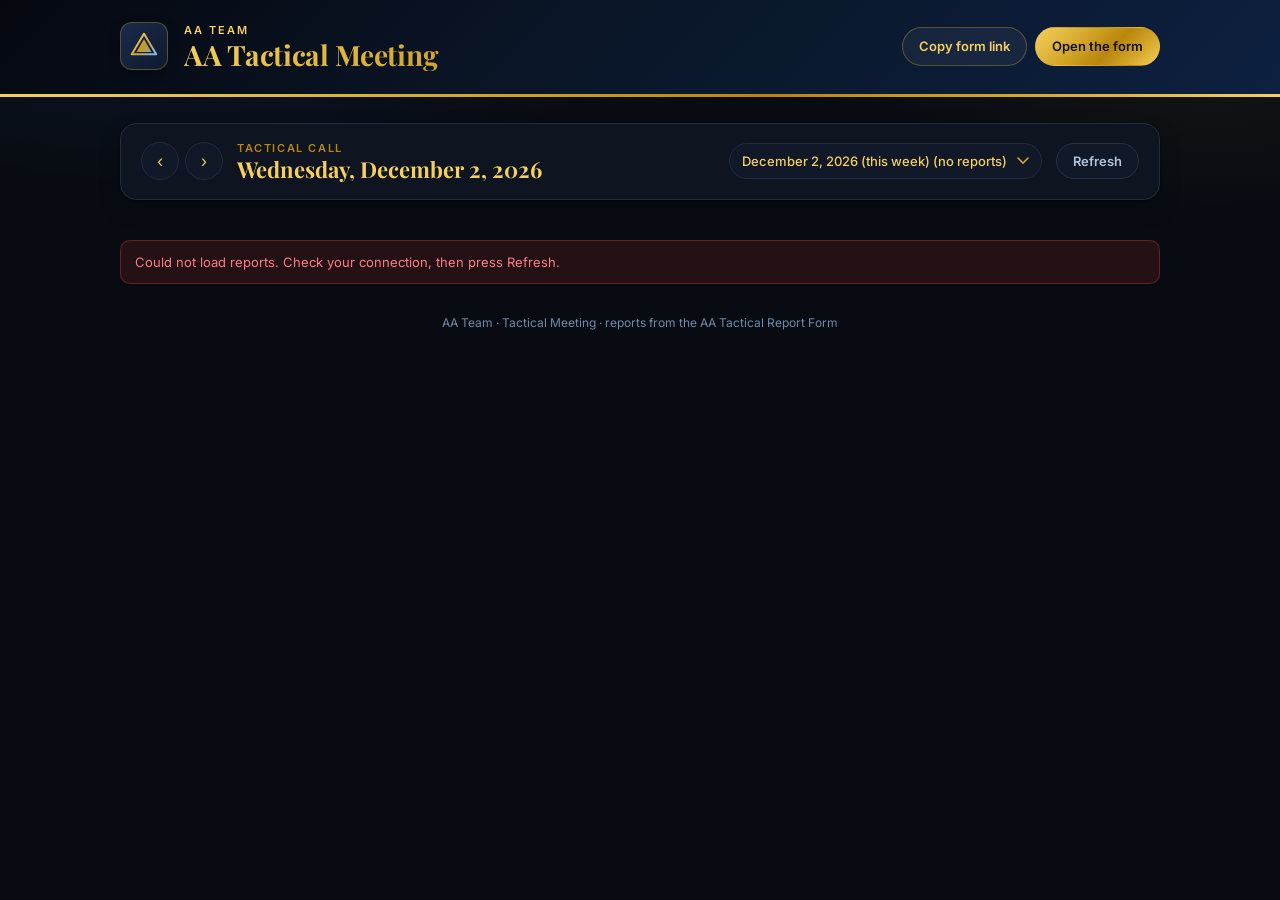
<file: tactical/board.html>
<!DOCTYPE html>
<html lang="en">
<head>
<meta charset="UTF-8">
<meta name="viewport" content="width=device-width,initial-scale=1">
<meta name="robots" content="noindex,nofollow">
<title>AA Tactical Meeting</title>
<link rel="icon" href="/og-image.png">
<link rel="preconnect" href="https://fonts.googleapis.com">
<link rel="preconnect" href="https://fonts.gstatic.com" crossorigin>
<link href="https://fonts.googleapis.com/css2?family=Inter:wght@400;500;600;700&family=Playfair+Display:wght@600;700&display=swap" rel="stylesheet">
<link rel="stylesheet" href="/tactical/aa.css">
<style>
  .weekbar{display:flex;align-items:center;gap:14px;flex-wrap:wrap;padding:16px 20px;margin-bottom:14px}
  .weeknav{display:flex;align-items:center;gap:6px}
  .icon-btn{width:38px;height:38px;border-radius:50%;border:1px solid var(--line);background:var(--card2);color:var(--gold-light);
    display:grid;place-items:center;font-size:16px}
  .icon-btn:hover{border-color:var(--gold)}
  .week-label{flex:1;min-width:200px}
  .week-label .k{font-size:11px;font-weight:600;letter-spacing:1.6px;text-transform:uppercase;color:var(--gold-dark)}
  .week-label .d{font-family:var(--serif);font-size:22px;font-weight:700;color:var(--gold-light);line-height:1.2}
  .weekbar select{padding:9px 34px 9px 12px;border-radius:999px;border:1px solid var(--line);background:var(--card2);
    font-size:13px;color:var(--gold-light);font-weight:500;appearance:none;cursor:pointer;
    background-image:url("data:image/svg+xml;utf8,<svg xmlns='http://www.w3.org/2000/svg' width='12' height='8'><path d='M1 1l5 5 5-5' stroke='%23d4a82a' stroke-width='1.6' fill='none' stroke-linecap='round'/></svg>");
    background-repeat:no-repeat;background-position:right 12px center}

  .roster{display:flex;gap:8px;flex-wrap:wrap;margin-bottom:26px;align-items:center}
  .roster .lead{font-size:13px;color:var(--muted);margin-right:4px}
  .chip{display:inline-flex;align-items:center;gap:7px;padding:5px 12px 5px 5px;border-radius:999px;font-size:13px;font-weight:500;
    background:var(--card2);border:1px solid var(--line)}
  .chip.in{border-color:rgba(38,166,154,.35);background:var(--green-wash);color:var(--green)}
  .chip.out{color:var(--dim)}
  .chip .av{width:22px;height:22px;font-size:10.5px}

  .av{width:30px;height:30px;border-radius:50%;display:grid;place-items:center;color:#fff;font-weight:700;font-size:12.5px;flex:none}

  .section{margin-bottom:34px}
  .sec-head{display:flex;align-items:baseline;gap:12px;margin-bottom:14px;padding-bottom:10px;border-bottom:2px solid var(--line)}
  .sec-num{font-family:var(--serif);font-size:15px;font-weight:700;color:#12100a;background:var(--gold-metallic);
    width:30px;height:30px;border-radius:50%;display:grid;place-items:center;flex:none;transform:translateY(4px)}
  .sec-head h2{font-family:var(--serif);font-size:24px;font-weight:700;color:var(--gold-light);letter-spacing:-.2px}

  .grid{display:grid;grid-template-columns:repeat(auto-fill,minmax(300px,1fr));gap:14px}
  .entry{padding:16px 18px 18px;display:flex;flex-direction:column;border-top:3px solid var(--gold)}
  .entry-head{display:flex;align-items:center;gap:10px;margin-bottom:12px}
  .entry-name{font-weight:600;font-size:15px;flex:1}
  .entry-edit{font-size:12px;font-weight:600;color:var(--gold-light);text-decoration:none;border:1px solid var(--line);
    border-radius:999px;padding:4px 11px}
  .entry-edit:hover{border-color:var(--gold)}
  .entry-body{font-size:14px;line-height:1.65;white-space:pre-wrap;word-wrap:break-word;overflow-wrap:anywhere;color:var(--text)}
  .entry-body.empty{color:var(--dim);font-style:italic}
  .entry.missing{border-top-color:var(--line);background:rgba(255,255,255,.02);box-shadow:none}
  .entry.missing .entry-name{color:var(--dim)}
  .entry-meta{margin-top:auto;padding-top:12px;font-size:11.5px;color:var(--dim)}

  .share{display:none;align-items:center;gap:10px;flex-wrap:wrap;padding:14px 18px;margin-bottom:14px;border-left:4px solid var(--gold)}
  .share.show{display:flex}
  .share .k{font-size:13px;font-weight:600;color:var(--gold-light)}
  .share input{flex:1;min-width:220px;padding:9px 12px;border-radius:var(--radius-sm);border:1px solid var(--line);
    background:var(--card2);font-size:13.5px;color:var(--text);outline:none}
  .share input:focus{border-color:var(--gold)}
  .share .msg{font-size:12.5px;color:var(--green);font-weight:600}
  .share .msg.warn{color:var(--muted);font-weight:500}


  .grid{align-items:start}
  .entry.can-open{cursor:zoom-in;transition:transform .12s,box-shadow .12s,border-color .12s}
  .entry.can-open:hover{transform:translateY(-2px);box-shadow:0 14px 34px -14px rgba(0,0,0,.45);border-color:var(--gold)}
  .entry.can-open:focus-visible{outline:3px solid var(--gold);outline-offset:3px}
  .entry-open{font-size:11.5px;color:var(--dim);margin-top:6px}

  /* ── Full-screen reading view for screen sharing ── */
  body.presenting{overflow:hidden}
  .present{position:fixed;inset:0;z-index:40;display:none;flex-direction:column;background:var(--bg)}
  .present.show{display:flex}
  .pr-top{display:flex;align-items:center;gap:14px;padding:14px 22px;background:var(--navy);color:#fff;flex-wrap:wrap;
    border-bottom:3px solid var(--gold)}
  .pr-sec{font-size:12px;font-weight:600;letter-spacing:1.8px;text-transform:uppercase;color:var(--gold-light)}
  .pr-who{display:flex;align-items:center;gap:12px;flex:1;min-width:220px}
  .pr-who .av{width:44px;height:44px;font-size:18px;box-shadow:0 0 0 2px rgba(255,255,255,.85)}
  .pr-name{font-family:var(--serif);font-size:30px;font-weight:700;line-height:1.1;color:#fff}
  .pr-count{font-size:13px;color:rgba(255,255,255,.75)}
  .pr-btns{display:flex;gap:8px;flex-wrap:wrap}
  .pr-btn{border-radius:999px;padding:9px 16px;font-size:13px;font-weight:600;border:1px solid rgba(255,255,255,.3);
    background:rgba(255,255,255,.08);color:#fff}
  .pr-btn:hover{background:rgba(255,255,255,.18)}
  .pr-btn:disabled{opacity:.35;cursor:default}
  .pr-body{flex:1;overflow:auto;padding:4vh 6vw 6vh}
  .pr-text{max-width:1100px;margin:0 auto;white-space:pre-wrap;overflow-wrap:anywhere;color:var(--text);
    font-size:clamp(20px,2.3vw,34px);line-height:1.6}
  .pr-foot{text-align:center;font-size:12px;color:var(--dim);padding:10px;border-top:1px solid var(--line)}
  @media(max-width:560px){.pr-name{font-size:23px}.pr-body{padding:24px 18px}}

  .state{padding:40px 24px;text-align:center;color:var(--muted);font-size:14px}
  #b-error{margin-bottom:16px}
</style>
</head>
<body>

<header class="mast">
  <div class="mast-in">
    <div class="logo" id="aa-logo"></div>
    <div class="mast-title">
      <div class="mast-kicker">AA Team</div>
      <h1>AA Tactical Meeting</h1>
    </div>
    <div class="mast-actions">
      <button class="btn btn-ghost" type="button" id="b-copy">Copy form link</button>
      <a class="btn btn-gold" href="/tactical" id="b-form">Open the form</a>
    </div>
  </div>
</header>

<main class="wrap">
  <div class="card share" id="b-share">
    <span class="k">AA Tactical Report Form link</span>
    <input type="text" id="b-share-link" readonly aria-label="Form link">
    <button class="btn btn-navy" type="button" id="b-share-copy">Copy</button>
    <span class="msg" id="b-share-msg"></span>
  </div>

  <div class="card weekbar">
    <div class="weeknav">
      <button class="icon-btn" type="button" id="b-prev" title="Previous Wednesday" aria-label="Previous Wednesday">&#8249;</button>
      <button class="icon-btn" type="button" id="b-next" title="Next Wednesday" aria-label="Next Wednesday">&#8250;</button>
    </div>
    <div class="week-label">
      <div class="k">Tactical call</div>
      <div class="d" id="b-date"></div>
    </div>
    <select id="b-weeks" aria-label="Jump to a meeting"></select>
    <button class="btn btn-line" type="button" id="b-refresh">Refresh</button>
  </div>

  <div class="roster" id="b-roster"></div>
  <div class="note err" id="b-error"></div>
  <div id="b-board"><div class="card state">Loading reports&hellip;</div></div>

  <div class="foot">AA Team &middot; Tactical Meeting &middot; reports from the AA Tactical Report Form</div>
</main>

<div class="present" id="pr" role="dialog" aria-modal="true" aria-label="Report, full screen">
  <div class="pr-top">
    <div class="pr-who"><span id="pr-av"></span>
      <div><div class="pr-sec" id="pr-sec"></div><div class="pr-name" id="pr-name"></div></div>
    </div>
    <span class="pr-count" id="pr-count"></span>
    <div class="pr-btns">
      <button class="pr-btn" type="button" id="pr-prev">&#8592; Previous</button>
      <button class="pr-btn" type="button" id="pr-next">Next &#8594;</button>
      <button class="pr-btn" type="button" id="pr-full">Full screen</button>
      <button class="pr-btn" type="button" id="pr-close">Close &#10005;</button>
    </div>
  </div>
  <div class="pr-body" id="pr-body"><div class="pr-text" id="pr-text"></div></div>
  <div class="pr-foot">&#8592; &#8594; to move between reports &middot; F for full screen &middot; Esc to close</div>
</div>

<div class="toast" id="toast"></div>

<script src="/qc-engine.js"></script>
<script src="/tactical/aa.js"></script>
<script>
var AV_COLORS=['#1a3a7a','#b8860b','#2954a3','#00897b','#7c4dff','#c62828','#0e7490','#4a5d78'];
var week=aaWeekOf(new URLSearchParams(location.search).get('week'))||aaWeekOf(todayISO());
var knownWeeks=[];

function avatar(name){
  var i=AA_PEOPLE.indexOf(name);
  if(i<0){i=0;for(var c=0;c<name.length;c++) i+=name.charCodeAt(c);}
  return '<span class="av" style="background:'+AV_COLORS[i%AV_COLORS.length]+'">'+esc(name.charAt(0).toUpperCase())+'</span>';
}

function toast(msg){
  var t=el('toast');t.textContent=msg;t.classList.add('show');
  clearTimeout(toast._t);toast._t=setTimeout(function(){t.classList.remove('show');},1800);
}

function formHref(person){
  return AA_FORM_PATH+'?person='+encodeURIComponent(person)+'&week='+week;
}

function stamp(rec){
  var d=new Date(rec.updated_at||rec.created_at);
  if(isNaN(d)) return '';
  var edited=rec.updated_at&&rec.created_at&&(new Date(rec.updated_at)-new Date(rec.created_at)>60000);
  return (edited?'Updated ':'Submitted ')+d.toLocaleDateString('en-US',{month:'short',day:'numeric'})+', '+
         d.toLocaleTimeString('en-US',{hour:'numeric',minute:'2-digit'});
}

function renderWeekPicker(){
  var weeks=knownWeeks.slice(),cur=aaWeekOf(todayISO());
  if(weeks.indexOf(cur)<0) weeks.push(cur);
  if(weeks.indexOf(week)<0) weeks.push(week);
  weeks.sort().reverse();
  el('b-weeks').innerHTML=weeks.map(function(w){
    var has=knownWeeks.indexOf(w)>=0;
    return '<option value="'+w+'"'+(w===week?' selected':'')+'>'+
      esc(aaPrettyDate(w))+(w===cur?' (this week)':'')+(has?'':' (no reports)')+'</option>';
  }).join('');
}

function render(rows){
  var byPerson={};
  rows.forEach(function(r){byPerson[r.person]=r;});
  // Everyone on the roster, plus anyone who filed but has since left the list.
  var people=AA_PEOPLE.slice();
  rows.forEach(function(r){ if(people.indexOf(r.person)<0) people.push(r.person); });

  var inCount=people.filter(function(p){return byPerson[p];}).length;
  el('b-roster').innerHTML='<span class="lead">'+inCount+' of '+people.length+' reports in</span>'+
    people.map(function(p){
      return '<span class="chip '+(byPerson[p]?'in':'out')+'">'+avatar(p)+esc(p)+(byPerson[p]?' &#10003;':'')+'</span>';
    }).join('');

  SLIDES=[];
  el('b-board').innerHTML=AA_SECTIONS.map(function(s,i){
    return '<section class="section">'+
      '<div class="sec-head"><span class="sec-num">'+(i+1)+'</span><h2>'+esc(s.short)+'</h2></div>'+
      '<div class="grid">'+people.map(function(p){
        var r=byPerson[p];
        if(!r){
          return '<div class="card entry missing"><div class="entry-head">'+avatar(p)+
            '<span class="entry-name">'+esc(p)+'</span>'+
            '<a class="entry-edit" href="'+formHref(p)+'">Add report</a></div>'+
            '<div class="entry-body empty">No report yet</div></div>';
        }
        var txt=(r[s.key]||'').trim();
        var open='';
        if(txt){
          SLIDES.push({section:s.short,secNum:i+1,person:p,text:txt});
          open=' can-open" tabindex="0" role="button" title="Open full screen" data-slide="'+(SLIDES.length-1);
        }
        return '<div class="card entry'+open+'"><div class="entry-head">'+avatar(p)+
          '<span class="entry-name">'+esc(p)+'</span>'+
          '<a class="entry-edit" href="'+formHref(p)+'">Edit</a></div>'+
          '<div class="entry-body'+(txt?'':' empty')+'">'+(txt?esc(txt):'Nothing added for this section')+'</div>'+
          '<div class="entry-meta">'+esc(stamp(r))+(txt?' &middot; click to read full screen':'')+'</div></div>';
      }).join('')+'</div></section>';
  }).join('');
}

async function load(){
  el('b-date').textContent=aaPrettyDate(week,true);
  el('b-form').href=AA_FORM_PATH+'?week='+week;
  history.replaceState(null,'',AA_BOARD_PATH+'?week='+week);
  renderWeekPicker();
  var err=el('b-error');err.className='note err';
  try{
    var results=await Promise.all([aaFetchWeek(week),aaFetchWeeks()]);
    knownWeeks=results[1];
    renderWeekPicker();
    render(results[0]);
  }catch(e){
    err.textContent='Could not load reports. Check your connection, then press Refresh.';
    err.className='note err show';
    el('b-board').innerHTML='';
  }
}

function go(w){week=w;load();}

el('b-prev').addEventListener('click',function(){go(aaAddDays(week,-7));});
el('b-next').addEventListener('click',function(){go(aaAddDays(week,7));});
el('b-weeks').addEventListener('change',function(){go(this.value);});
el('b-refresh').addEventListener('click',function(){load().then(function(){toast('Board refreshed');});});
// Some browsers refuse the clipboard API, and some in-app browsers silently
// swallow window.prompt. So: try the API, then the older selection copy, and
// always show the link on the page so it can be copied by hand.
function copyText(text,input){
  function legacy(){
    input.focus();input.select();input.setSelectionRange(0,text.length);
    var ok=false;
    try{ok=document.execCommand('copy');}catch(e){}
    return ok;
  }
  if(navigator.clipboard&&window.isSecureContext){
    return navigator.clipboard.writeText(text).then(function(){return true;},function(){return legacy();});
  }
  return Promise.resolve(legacy());
}

function shareLink(){
  var link=aaFormLink(),input=el('b-share-link'),msg=el('b-share-msg');
  input.value=link;
  el('b-share').classList.add('show');
  copyText(link,input).then(function(ok){
    input.select();
    msg.className='msg'+(ok?'':' warn');
    msg.textContent=ok?'Copied':'Press '+(/Mac|iPhone|iPad/.test(navigator.platform)?'⌘':'Ctrl')+'+C to copy';
    if(ok) toast('Form link copied');
  });
}

el('b-copy').addEventListener('click',shareLink);
el('b-share-copy').addEventListener('click',shareLink);
el('b-share-link').addEventListener('focus',function(){this.select();});
document.addEventListener('visibilitychange',function(){ if(!document.hidden&&slideAt<0) load(); });
// ── Full-screen reading view ──
// Every filled-in box, in meeting order: each section, then each person.
var SLIDES=[],slideAt=-1;

function openSlide(i){
  if(i<0||i>=SLIDES.length) return;
  slideAt=i;
  var s=SLIDES[i];
  el('pr-av').innerHTML=avatar(s.person);
  el('pr-sec').textContent=(s.secNum)+'. '+s.section;
  el('pr-name').textContent=s.person;
  el('pr-text').textContent=s.text;
  el('pr-count').textContent=(i+1)+' of '+SLIDES.length;
  el('pr-prev').disabled=i===0;
  el('pr-next').disabled=i===SLIDES.length-1;
  el('pr').classList.add('show');
  document.body.classList.add('presenting');
  el('pr-body').scrollTop=0;
}

function closeSlide(){
  slideAt=-1;
  el('pr').classList.remove('show');
  document.body.classList.remove('presenting');
  if(document.fullscreenElement&&document.exitFullscreen) document.exitFullscreen().catch(function(){});
}

function toggleFull(){
  if(document.fullscreenElement){ document.exitFullscreen().catch(function(){}); return; }
  var r=document.documentElement;
  if(r.requestFullscreen) r.requestFullscreen().catch(function(){ toast('Full screen is blocked here. Use your browser’s full-screen instead.'); });
}

el('b-board').addEventListener('click',function(e){
  if(e.target.closest('a')) return;
  var card=e.target.closest('[data-slide]');
  if(card) openSlide(+card.getAttribute('data-slide'));
});
el('b-board').addEventListener('keydown',function(e){
  var card=e.target.closest('[data-slide]');
  if(card&&(e.key==='Enter'||e.key===' ')){ e.preventDefault(); openSlide(+card.getAttribute('data-slide')); }
});
el('pr-prev').addEventListener('click',function(){openSlide(slideAt-1);});
el('pr-next').addEventListener('click',function(){openSlide(slideAt+1);});
el('pr-close').addEventListener('click',closeSlide);
el('pr-full').addEventListener('click',toggleFull);
document.addEventListener('fullscreenchange',function(){
  el('pr-full').textContent=document.fullscreenElement?'Exit full screen':'Full screen';
});
document.addEventListener('keydown',function(e){
  if(slideAt<0) return;
  if(e.key==='Escape'&&!document.fullscreenElement) closeSlide();
  else if(e.key==='ArrowRight'||e.key==='PageDown'){ e.preventDefault(); openSlide(slideAt+1); }
  else if(e.key==='ArrowLeft'||e.key==='PageUp'){ e.preventDefault(); openSlide(slideAt-1); }
  else if(e.key==='f'||e.key==='F') toggleFull();
});


load();
document.getElementById('aa-logo').innerHTML=AA_LOGO;
</script>
</body>
</html>
</file>
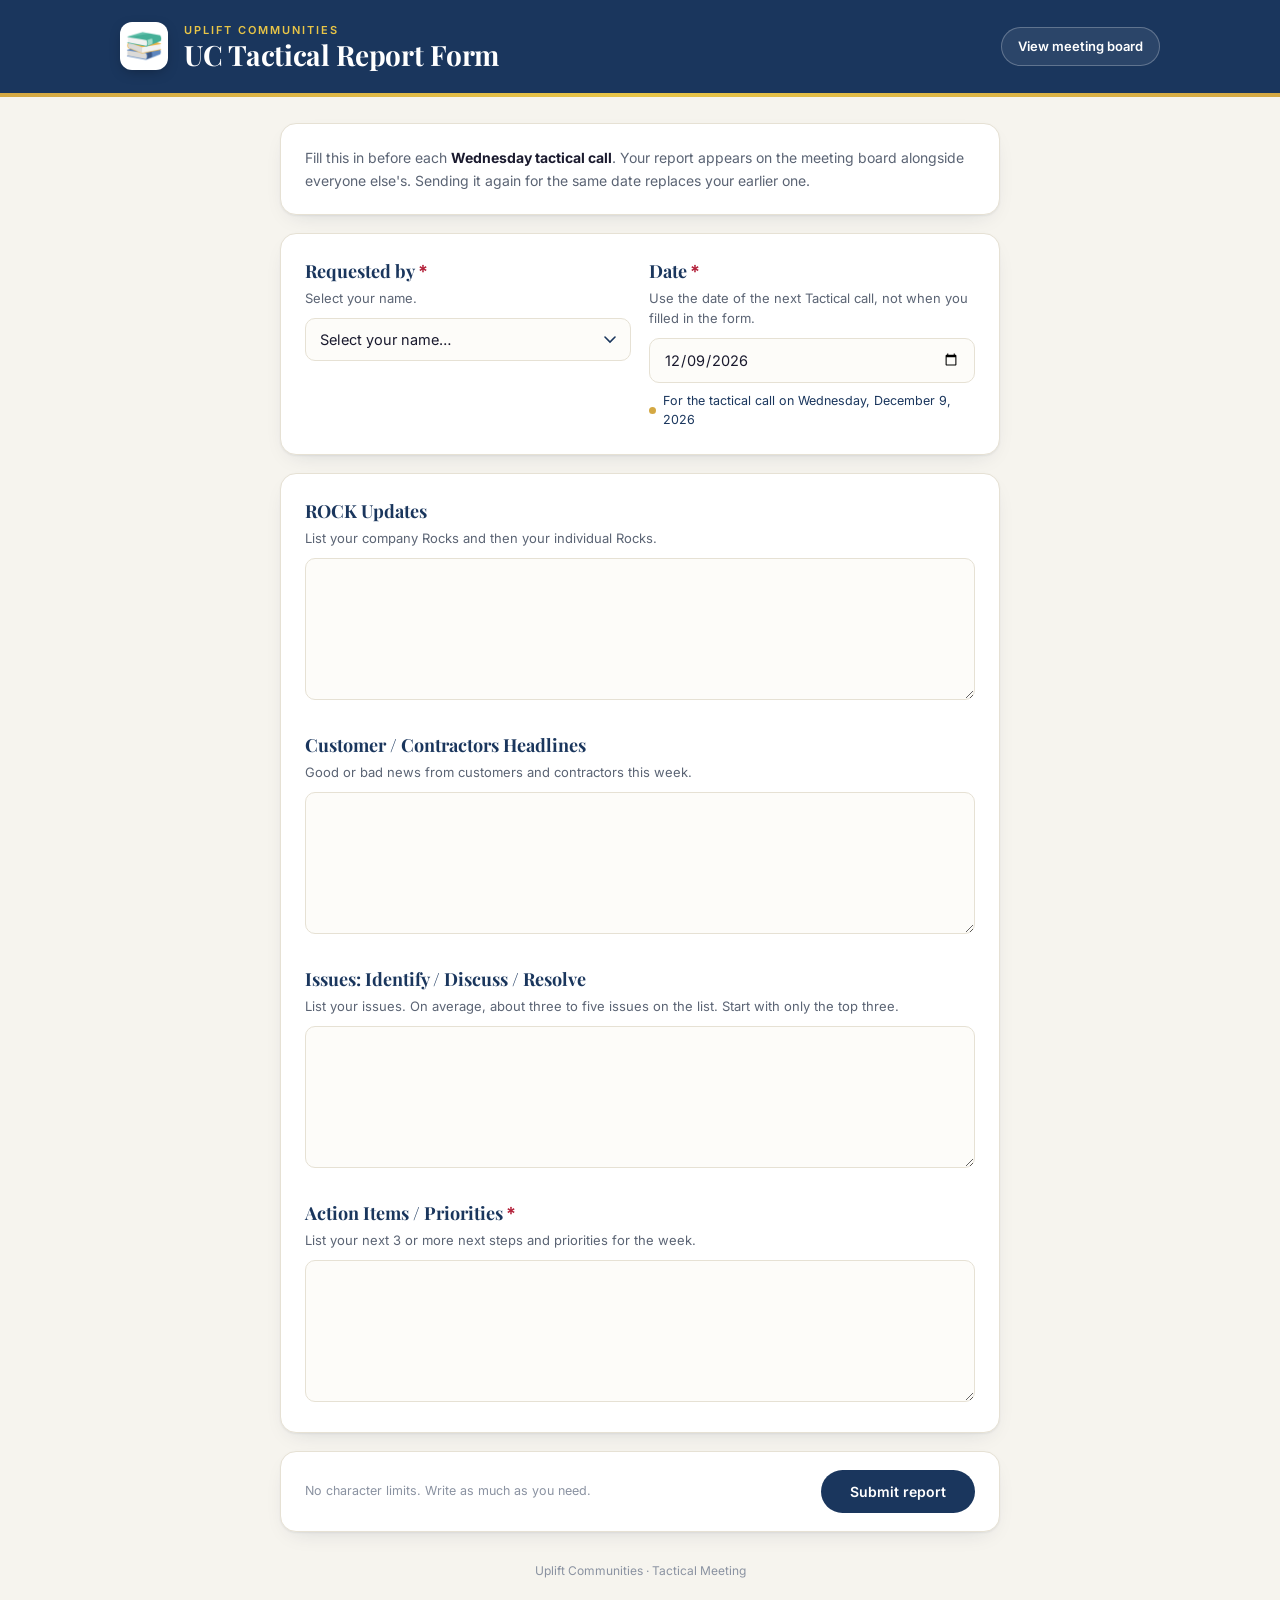
<file: uc-tactical/form.html>
<!DOCTYPE html>
<html lang="en">
<head>
<meta charset="UTF-8">
<meta name="viewport" content="width=device-width,initial-scale=1">
<meta name="robots" content="noindex,nofollow">
<title>UC Tactical Report Form</title>
<link rel="icon" href="/uc-tactical/uplift-logo.png">
<link rel="preconnect" href="https://fonts.googleapis.com">
<link rel="preconnect" href="https://fonts.gstatic.com" crossorigin>
<link href="https://fonts.googleapis.com/css2?family=Inter:wght@400;500;600;700&family=Playfair+Display:wght@600;700&display=swap" rel="stylesheet">
<link rel="stylesheet" href="/uc-tactical/uc.css">
<style>
  .intro{padding:22px 24px;margin-bottom:18px}
  .intro p{font-size:14px;color:var(--muted);line-height:1.65}
  .intro p b{color:var(--text)}

  .sec{padding:24px;margin-bottom:18px}
  .row{display:grid;grid-template-columns:1fr 1fr;gap:18px}
  @media(max-width:620px){.row{grid-template-columns:1fr}}

  .field{margin-bottom:26px}
  .field:last-child{margin-bottom:0}
  .lbl{display:block;font-family:var(--serif);font-size:18px;font-weight:700;color:var(--navy);margin-bottom:3px}
  .lbl .req{color:var(--rose);margin-left:3px;font-family:var(--sans)}
  .hint{font-size:13px;color:var(--muted);line-height:1.55;margin-bottom:10px}

  select,input[type=date],textarea{width:100%;padding:12px 14px;border-radius:var(--radius-sm);border:1px solid var(--line);
    background:#fdfcf9;font-size:14.5px;outline:none;transition:border-color .15s,box-shadow .15s}
  select:focus,input[type=date]:focus,textarea:focus{border-color:var(--navy);box-shadow:0 0 0 3px rgba(26,54,93,.12);background:#fff}
  textarea{line-height:1.6;resize:vertical;min-height:120px;overflow:hidden}
  select{appearance:none;cursor:pointer;padding-right:38px;
    background-image:url("data:image/svg+xml;utf8,<svg xmlns='http://www.w3.org/2000/svg' width='12' height='8'><path d='M1 1l5 5 5-5' stroke='%231a365d' stroke-width='1.6' fill='none' stroke-linecap='round'/></svg>");
    background-repeat:no-repeat;background-position:right 14px center}

  .weeknote{margin-top:9px;font-size:12.5px;color:var(--navy);display:flex;gap:7px;align-items:center}
  .weeknote::before{content:'';width:7px;height:7px;border-radius:50%;background:var(--gold);flex:none}

  #f-existing{margin-bottom:18px}
  #f-existing button{margin-left:6px;background:none;border:none;color:var(--navy);font-weight:600;text-decoration:underline;padding:0}

  .submit-bar{padding:18px 24px;display:flex;align-items:center;justify-content:space-between;gap:14px;flex-wrap:wrap}
  .submit-bar .meta{font-size:12.5px;color:var(--dim)}
  .submit-bar .btn{padding:12px 28px;font-size:14px}
  #f-status{margin-top:14px}

  .done{text-align:center;padding:48px 24px}
  .done-mark{width:62px;height:62px;border-radius:50%;background:var(--green-wash);color:var(--green);display:grid;place-items:center;
    margin:0 auto 18px;font-size:28px;border:1px solid #bfe6d4}
  .done h2{font-family:var(--serif);font-size:26px;color:var(--navy);margin-bottom:8px}
  .done p{color:var(--muted);font-size:14px;max-width:46ch;margin:0 auto 22px}
  .done .acts{display:flex;gap:10px;justify-content:center;flex-wrap:wrap}
</style>
</head>
<body>

<header class="mast">
  <div class="mast-in">
    <div class="logo"><img src="/uc-tactical/uplift-logo.png" alt="Uplift Communities"></div>
    <div class="mast-title">
      <div class="mast-kicker">Uplift Communities</div>
      <h1>UC Tactical Report Form</h1>
    </div>
    <div class="mast-actions">
      <a class="btn btn-ghost" href="/uc-tactical">View meeting board</a>
    </div>
  </div>
</header>

<main class="wrap narrow">

  <div id="view-form">
    <div class="card intro">
      <p>Fill this in before each <b>Wednesday tactical call</b>. Your report appears on the meeting board
         alongside everyone else's. Sending it again for the same date replaces your earlier one.</p>
    </div>

    <div class="card sec">
      <div class="row">
        <div class="field">
          <label class="lbl" for="f-person">Requested by<span class="req">*</span></label>
          <div class="hint">Select your name.</div>
          <select id="f-person"><option value="">Select your name&hellip;</option></select>
        </div>
        <div class="field">
          <label class="lbl" for="f-date">Date<span class="req">*</span></label>
          <div class="hint">Use the date of the next Tactical call, not when you filled in the form.</div>
          <input type="date" id="f-date">
          <div class="weeknote" id="f-weeknote"></div>
        </div>
      </div>
    </div>

    <div class="note info" id="f-existing"></div>

    <div class="card sec" id="f-sections"></div>

    <div class="card submit-bar">
      <span class="meta">No character limits. Write as much as you need.</span>
      <button class="btn btn-navy" id="f-submit" type="button">Submit report</button>
    </div>
    <div class="note" id="f-status"></div>
  </div>

  <div id="view-done" style="display:none">
    <div class="card done">
      <div class="done-mark">&#10003;</div>
      <h2>Report received</h2>
      <p id="done-msg"></p>
      <div class="acts">
        <a class="btn btn-navy" id="done-board" href="/uc-tactical">See it on the board</a>
        <button class="btn btn-line" type="button" id="done-again">Submit another report</button>
      </div>
    </div>
  </div>

  <div class="foot">Uplift Communities &middot; Tactical Meeting</div>
</main>

<script src="/uc-tactical/uc.js"></script>
<script>
var existingRec=null;

function weekOf(){return ucWednesdayOf(el('f-date').value);}

function sectionsEmpty(){
  return UC_SECTIONS.every(function(s){return !el('f-'+s.key).value.trim();});
}

function autosize(t){t.style.height='auto';t.style.height=Math.max(120,t.scrollHeight+2)+'px';}

function fill(rec){
  UC_SECTIONS.forEach(function(s){var t=el('f-'+s.key);t.value=(rec&&rec[s.key])||'';autosize(t);});
}

function status(msg,kind){
  var s=el('f-status');
  s.className='note'+(msg?' show '+(kind||'info'):'');
  s.textContent=msg||'';
}

function buildForm(){
  var sel=el('f-person');
  UC_PEOPLE.forEach(function(name){
    var o=document.createElement('option');o.value=name;o.textContent=name;sel.appendChild(o);
  });

  el('f-sections').innerHTML=UC_SECTIONS.map(function(s){
    return '<div class="field">'+
      '<label class="lbl" for="f-'+s.key+'">'+esc(s.label)+(s.required?'<span class="req">*</span>':'')+'</label>'+
      '<div class="hint">'+esc(s.hint)+'</div>'+
      '<textarea id="f-'+s.key+'" rows="5"></textarea>'+
    '</div>';
  }).join('');
  UC_SECTIONS.forEach(function(s){
    var t=el('f-'+s.key);
    t.addEventListener('input',function(){autosize(t);});
  });

  var q=new URLSearchParams(location.search);
  var person=q.get('person')||'';
  if(!person){ try{person=localStorage.getItem('uc-tactical-person')||'';}catch(e){} }
  if(UC_PEOPLE.indexOf(person)>=0) sel.value=person;
  el('f-date').value=ucWednesdayOf(q.get('week'))||ucWednesdayOf(todayISO());

  sel.addEventListener('change',checkExisting);
  el('f-date').addEventListener('change',function(){showWeek();checkExisting();});
  el('f-submit').addEventListener('click',submitForm);
  el('done-again').addEventListener('click',resetForm);
  showWeek();
  checkExisting();
}

function showWeek(){
  var w=weekOf(),n=el('f-weeknote');
  n.style.display=w?'flex':'none';
  if(!w) return;
  n.textContent=(w===el('f-date').value?'For the tactical call on ':'Counts toward the tactical call on ')+ucPrettyDate(w,true);
}

// If this person already filed for this Wednesday, say so, and load it when the boxes are empty.
async function checkExisting(){
  var box=el('f-existing'),person=el('f-person').value,w=weekOf();
  existingRec=null;
  box.className='note info';box.innerHTML='';
  if(!person||!w) return;
  var rec;
  try{rec=await ucFetchReport(person,w);}catch(e){return;}
  if(person!==el('f-person').value||w!==weekOf()) return;
  existingRec=rec;
  if(!rec) return;
  if(sectionsEmpty()){
    fill(rec);
    box.innerHTML='You\'re editing <b>'+esc(person)+'</b>\'s report for <b>'+esc(ucPrettyDate(w))+
      '</b>. Submitting saves your changes.';
  }else{
    box.innerHTML='<b>'+esc(person)+'</b> already has a report for <b>'+esc(ucPrettyDate(w))+
      '</b>. Submitting will replace it.<button type="button" id="f-load">Load the saved report</button>';
    el('f-load').addEventListener('click',function(){fill(existingRec);checkExisting();});
  }
  box.className='note info show';
}

async function submitForm(){
  var person=el('f-person').value,w=weekOf();
  if(!person){status('Select your name first.','err');el('f-person').focus();return;}
  if(!w){status('Pick the date of the tactical call.','err');el('f-date').focus();return;}

  var rec={person:person,week_of:w};
  for(var i=0;i<UC_SECTIONS.length;i++){
    var s=UC_SECTIONS[i],v=el('f-'+s.key).value.trim();
    if(s.required&&!v){status(s.label+' is required.','err');el('f-'+s.key).focus();return;}
    rec[s.key]=v;
  }

  el('f-submit').disabled=true;
  status('Sending…','info');
  try{
    var res=await ucSaveReport(rec);
    if(res.ok){
      try{localStorage.setItem('uc-tactical-person',person);}catch(e){}
      el('done-msg').textContent=person+', your report for the tactical call on '+ucPrettyDate(w,true)+' is on the board.';
      el('done-board').href=UC_BOARD_PATH+'?week='+w;
      el('view-form').style.display='none';
      el('view-done').style.display='block';
      status('');
      window.scrollTo(0,0);
    }else if(res.status===401||res.status===403||res.status===404){
      status('The form could not save. It may not be set up yet. Let Jeff know.','err');
    }else{
      status('Submit failed ('+res.status+'). Try again in a moment.','err');
    }
  }catch(e){
    status('Could not reach the server. Check your connection and try again.','err');
  }
  el('f-submit').disabled=false;
}

function resetForm(){
  fill(null);
  el('f-person').value='';
  el('f-date').value=ucWednesdayOf(todayISO());
  history.replaceState(null,'',UC_FORM_PATH);
  showWeek();checkExisting();status('');
  el('view-done').style.display='none';
  el('view-form').style.display='block';
  window.scrollTo(0,0);
}

buildForm();
</script>
</body>
</html>
</file>
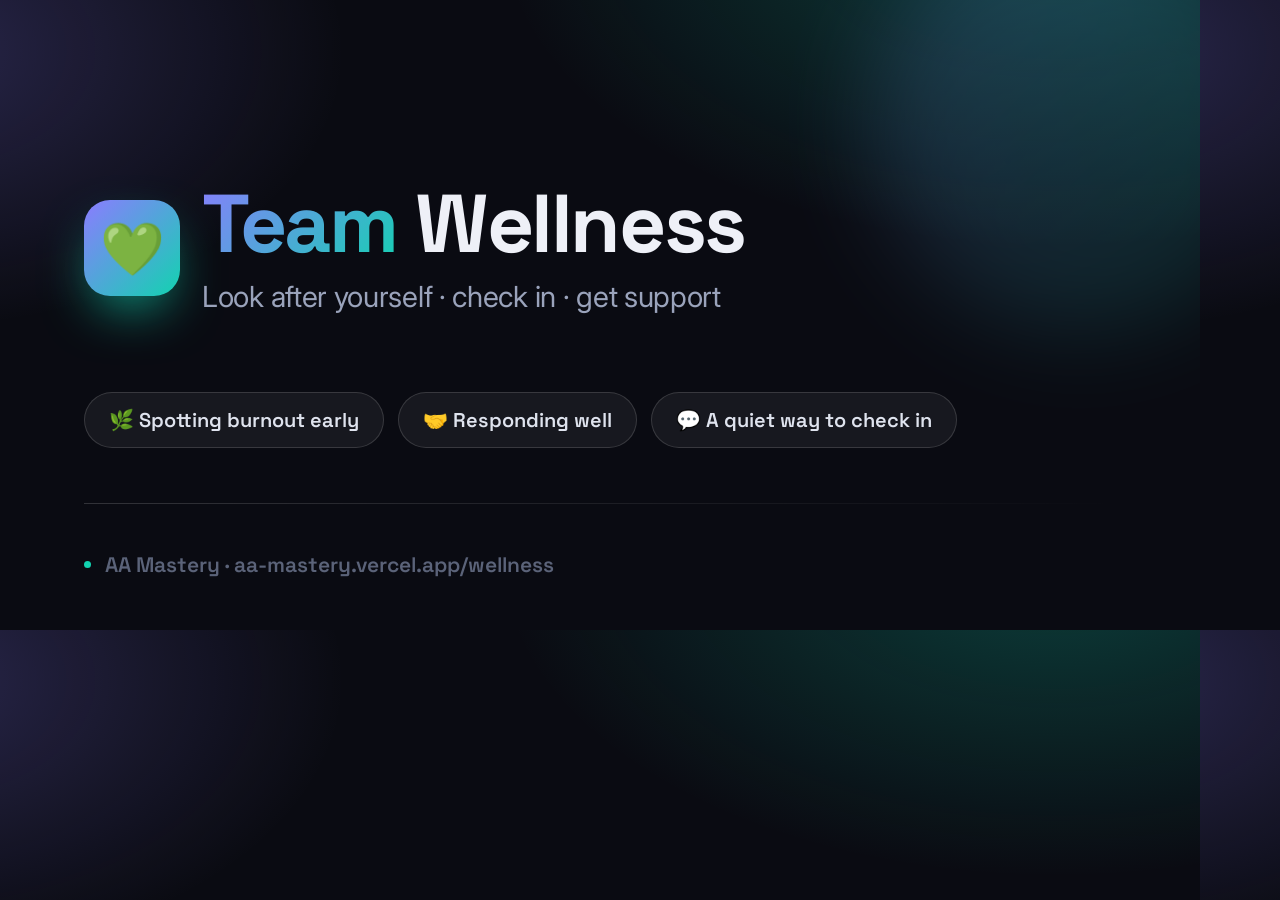
<file: wellness/og-source.html>
<!DOCTYPE html>
<html lang="en">
<head>
<meta charset="UTF-8">
<link href="https://fonts.googleapis.com/css2?family=Inter:wght@400;500;600;700;800&family=Space+Grotesk:wght@500;600;700&display=swap" rel="stylesheet">
<style>
  *{box-sizing:border-box;margin:0;padding:0}
  html,body{width:1200px;height:630px;overflow:hidden}
  body{
    font-family:'Inter',system-ui,sans-serif;
    background:#0a0b12;
    color:#eef0f7;
    background-image:
      radial-gradient(900px 520px at 88% -12%,rgba(18,211,176,0.26),transparent 62%),
      radial-gradient(760px 480px at -8% 8%,rgba(139,124,255,0.24),transparent 58%);
    display:flex;
    flex-direction:column;
    justify-content:center;
    padding:0 84px;
    position:relative;
  }
  /* soft glow orb, mirrors the .hero::after treatment on the page */
  .orb{
    position:absolute;right:-90px;top:-90px;width:420px;height:420px;border-radius:50%;
    background:linear-gradient(135deg,#8b7cff,#12d3b0);opacity:.16;filter:blur(48px);
  }
  .brand{display:flex;align-items:center;gap:22px;margin-bottom:34px}
  .logo{
    width:96px;height:96px;border-radius:26px;
    background:linear-gradient(135deg,#8b7cff,#12d3b0);
    display:flex;align-items:center;justify-content:center;font-size:52px;
    box-shadow:0 22px 54px -16px rgba(18,211,176,0.85);
  }
  h1{
    font-family:'Space Grotesk',sans-serif;
    font-size:82px;font-weight:700;letter-spacing:-2.4px;line-height:1;
  }
  h1 .g{
    background:linear-gradient(135deg,#8b7cff,#12d3b0);
    -webkit-background-clip:text;background-clip:text;-webkit-text-fill-color:transparent;
  }
  .tag{
    font-size:29px;color:#9aa3bb;margin-top:14px;letter-spacing:-.3px;
  }
  .chips{display:flex;gap:14px;margin-top:44px;flex-wrap:wrap}
  .chip{
    font-family:'Space Grotesk',sans-serif;font-size:20px;font-weight:600;
    padding:14px 24px;border-radius:34px;
    border:1px solid rgba(255,255,255,0.14);
    background:rgba(255,255,255,0.055);
    color:#dfe3ee;
    display:flex;align-items:center;gap:10px;
  }
  .foot{
    position:absolute;left:84px;bottom:52px;
    display:flex;align-items:center;gap:14px;
    font-family:'Space Grotesk',sans-serif;font-size:21px;font-weight:600;color:#5b6379;
  }
  .foot .dot{width:7px;height:7px;border-radius:50%;background:#12d3b0}
  .rule{
    position:absolute;left:84px;right:84px;bottom:126px;height:1px;
    background:linear-gradient(90deg,rgba(255,255,255,0.16),rgba(255,255,255,0));
  }
</style>
</head>
<body>
  <div class="orb"></div>

  <div class="brand">
    <div class="logo">💚</div>
    <div>
      <h1><span class="g">Team</span> Wellness</h1>
      <div class="tag">Look after yourself · check in · get support</div>
    </div>
  </div>

  <!-- Keep these short enough to stay on ONE row at 1200px — wrapping looks
       lopsided in a link preview. -->
  <div class="chips">
    <div class="chip">🌿 Spotting burnout early</div>
    <div class="chip">🤝 Responding well</div>
    <div class="chip">💬 A quiet way to check in</div>
  </div>

  <div class="rule"></div>
  <div class="foot"><span class="dot"></span> AA Mastery · aa-mastery.vercel.app/wellness</div>
</body>
</html>
</file>
<file: tactical/aa.css>
/* AA Team tactical meeting. Same layout as /uc-tactical, in the AA Mastery
   palette: deep sapphire and near-black, metallic gold. */
:root{
  --navy:#0a2463; --navy-dark:#05080f; --sapphire-mid:#1a3a7a;
  --gold:#d4a82a; --gold-dark:#b8860b; --gold-light:#f5d060; --gold-wash:rgba(212,168,42,.1);
  --gold-metallic:linear-gradient(135deg,#f5d060 0%,#d4a82a 35%,#b8860b 60%,#d4a82a 80%,#f5d060 100%);
  --blue:#5b9bf5;
  --bg:#080c12; --card:#0e1420; --card2:#111827; --line:#1e2d40; --line2:#243347;
  --text:#e8f0fe; --text2:#b0c4de; --muted:#8aa1bf; --dim:#6e8aaa;
  --green:#4fd1b5; --green-wash:rgba(38,166,154,.14); --rose:#ff7a85; --rose-wash:rgba(229,57,53,.13);
  --radius:16px; --radius-sm:10px;
  --shadow:0 1px 2px rgba(0,0,0,.4),0 10px 30px -14px rgba(0,0,0,.7);
  --serif:'Playfair Display',Georgia,serif;
  --sans:'Inter',system-ui,-apple-system,sans-serif;
}
*{box-sizing:border-box;margin:0;padding:0}
html{-webkit-text-size-adjust:100%}
body{font-family:var(--sans);background:var(--bg);color:var(--text);min-height:100vh;line-height:1.5;
  background-image:radial-gradient(900px 460px at 15% -10%,rgba(26,58,122,.35),transparent 60%),
                   radial-gradient(700px 380px at 95% 0%,rgba(212,168,42,.08),transparent 55%);
  background-attachment:fixed}
button,input,select,textarea{font-family:inherit;font-size:inherit;color:inherit}
button{cursor:pointer}
a{color:var(--gold-light)}

/* ── Masthead ── */
.mast{background:linear-gradient(135deg,#05080f 0%,#0a1628 45%,#0d2040 100%);color:#fff;position:relative;overflow:hidden}
.mast::after{content:'';position:absolute;left:0;right:0;bottom:0;height:3px;background:var(--gold-metallic)}
.mast-in{max-width:1080px;margin:0 auto;padding:22px 20px 26px;display:flex;align-items:center;gap:16px;flex-wrap:wrap}
.logo{width:48px;height:48px;border-radius:12px;background:linear-gradient(135deg,#1a2a4a,#0e1a2e);display:grid;place-items:center;flex:none;
  border:1px solid rgba(212,168,42,.35);box-shadow:0 4px 14px -4px rgba(0,0,0,.6)}
.mast-title{flex:1;min-width:200px}
.mast-kicker{font-size:11px;font-weight:600;letter-spacing:2px;text-transform:uppercase;color:var(--gold-light)}
.mast h1{font-family:var(--serif);font-weight:700;font-size:28px;letter-spacing:-.3px;line-height:1.15;
  background:var(--gold-metallic);-webkit-background-clip:text;background-clip:text;-webkit-text-fill-color:transparent}
.mast-actions{display:flex;gap:8px;flex-wrap:wrap}

.btn{display:inline-flex;align-items:center;gap:7px;border-radius:999px;padding:9px 16px;font-size:13px;font-weight:600;
  border:1px solid transparent;text-decoration:none;transition:background .15s,border-color .15s,filter .15s,transform .1s;white-space:nowrap}
.btn:active{transform:translateY(1px)}
.btn-gold{background:var(--gold-metallic);color:#12100a}
.btn-gold:hover{filter:brightness(1.08)}
.btn-ghost{background:rgba(255,255,255,.05);border-color:rgba(212,168,42,.35);color:var(--gold-light)}
.btn-ghost:hover{background:rgba(212,168,42,.12)}
.btn-line{background:var(--card2);border-color:var(--line2);color:var(--text2)}
.btn-line:hover{border-color:var(--gold);color:var(--gold-light)}
.btn-navy{background:var(--gold-metallic);color:#12100a}
.btn-navy:hover{filter:brightness(1.08)}
.btn:disabled{opacity:.55;cursor:not-allowed}

.wrap{max-width:1080px;margin:0 auto;padding:26px 20px 70px}
.wrap.narrow{max-width:760px}

.card{background:var(--card);border:1px solid var(--line);border-radius:var(--radius);box-shadow:var(--shadow)}

.note{font-size:13px;line-height:1.6;padding:11px 14px;border-radius:var(--radius-sm);display:none}
.note.show{display:block}
.note.err{background:var(--rose-wash);color:var(--rose);border:1px solid rgba(229,57,53,.35)}
.note.info{background:var(--gold-wash);color:var(--gold-light);border:1px solid rgba(212,168,42,.3)}
.note.ok{background:var(--green-wash);color:var(--green);border:1px solid rgba(38,166,154,.35)}

.toast{position:fixed;left:50%;bottom:24px;transform:translateX(-50%) translateY(20px);opacity:0;
  background:var(--gold);color:#12100a;padding:10px 18px;border-radius:999px;font-size:13px;font-weight:600;
  transition:opacity .2s,transform .2s;pointer-events:none;z-index:50}
.toast.show{opacity:1;transform:translateX(-50%) translateY(0)}

.foot{text-align:center;font-size:12px;color:var(--dim);margin-top:30px}

@media(max-width:560px){
  .mast h1{font-size:23px}
  .mast-actions{width:100%}
}
</file>
<file: uc-tactical/uc.css>
/* Uplift Communities tactical meeting. Colors and fonts follow upliftcommunities.com:
   navy #1a365d, gold #d4a843, Playfair Display headings, Inter body. */
:root{
  --navy:#1a365d; --navy-dark:#0f2440; --navy-ink:#1a1a2e;
  --gold:#d4a843; --gold-dark:#b8922e; --gold-light:#e8c547; --gold-wash:#fbf5e4;
  --blue:#2563eb;
  --bg:#f6f4ee; --card:#ffffff; --line:#e6e1d4; --line2:#efebe1;
  --text:#1a1a2e; --muted:#5b6474; --dim:#8a92a1;
  --green:#0f7a55; --green-wash:#e7f6ef; --rose:#b4233c; --rose-wash:#fdecef;
  --radius:16px; --radius-sm:10px;
  --shadow:0 1px 2px rgba(15,36,64,.06),0 8px 24px -12px rgba(15,36,64,.18);
  --serif:'Playfair Display',Georgia,serif;
  --sans:'Inter',system-ui,-apple-system,sans-serif;
}
*{box-sizing:border-box;margin:0;padding:0}
html{-webkit-text-size-adjust:100%}
body{font-family:var(--sans);background:var(--bg);color:var(--text);min-height:100vh;line-height:1.5}
button,input,select,textarea{font-family:inherit;font-size:inherit;color:inherit}
button{cursor:pointer}
a{color:var(--navy)}

/* ── Masthead ── */
.mast{background:var(--navy);color:#fff;position:relative;overflow:hidden}
.mast::after{content:'';position:absolute;left:0;right:0;bottom:0;height:4px;
  background:linear-gradient(90deg,var(--gold),var(--gold-light),var(--gold))}
.mast-in{max-width:1080px;margin:0 auto;padding:22px 20px 26px;display:flex;align-items:center;gap:16px;flex-wrap:wrap}
.logo{width:48px;height:48px;border-radius:12px;background:#fff;display:grid;place-items:center;flex:none;
  box-shadow:0 4px 14px -4px rgba(0,0,0,.35)}
.logo img{width:38px;height:38px}
.mast-title{flex:1;min-width:200px}
.mast-kicker{font-size:11px;font-weight:600;letter-spacing:2px;text-transform:uppercase;color:var(--gold-light)}
.mast h1{font-family:var(--serif);font-weight:700;font-size:28px;letter-spacing:-.3px;line-height:1.15}
.mast-actions{display:flex;gap:8px;flex-wrap:wrap}

.btn{display:inline-flex;align-items:center;gap:7px;border-radius:999px;padding:9px 16px;font-size:13px;font-weight:600;
  border:1px solid transparent;text-decoration:none;transition:background .15s,border-color .15s,transform .1s;white-space:nowrap}
.btn:active{transform:translateY(1px)}
.btn-gold{background:var(--gold);color:var(--navy-dark)}
.btn-gold:hover{background:var(--gold-light)}
.btn-ghost{background:rgba(255,255,255,.08);border-color:rgba(255,255,255,.25);color:#fff}
.btn-ghost:hover{background:rgba(255,255,255,.16)}
.btn-line{background:#fff;border-color:var(--line);color:var(--navy)}
.btn-line:hover{border-color:var(--navy)}
.btn-navy{background:var(--navy);color:#fff}
.btn-navy:hover{background:var(--navy-dark)}
.btn:disabled{opacity:.55;cursor:not-allowed}

.wrap{max-width:1080px;margin:0 auto;padding:26px 20px 70px}
.wrap.narrow{max-width:760px}

.card{background:var(--card);border:1px solid var(--line);border-radius:var(--radius);box-shadow:var(--shadow)}

.note{font-size:13px;line-height:1.6;padding:11px 14px;border-radius:var(--radius-sm);display:none}
.note.show{display:block}
.note.err{background:var(--rose-wash);color:var(--rose);border:1px solid #f5c6cf}
.note.info{background:var(--gold-wash);color:#6b5414;border:1px solid #efdfae}
.note.ok{background:var(--green-wash);color:var(--green);border:1px solid #bfe6d4}

.toast{position:fixed;left:50%;bottom:24px;transform:translateX(-50%) translateY(20px);opacity:0;
  background:var(--navy-dark);color:#fff;padding:10px 18px;border-radius:999px;font-size:13px;font-weight:500;
  transition:opacity .2s,transform .2s;pointer-events:none;z-index:50}
.toast.show{opacity:1;transform:translateX(-50%) translateY(0)}

.foot{text-align:center;font-size:12px;color:var(--dim);margin-top:30px}

@media(max-width:560px){
  .mast h1{font-size:23px}
  .mast-actions{width:100%}
}
</file>
